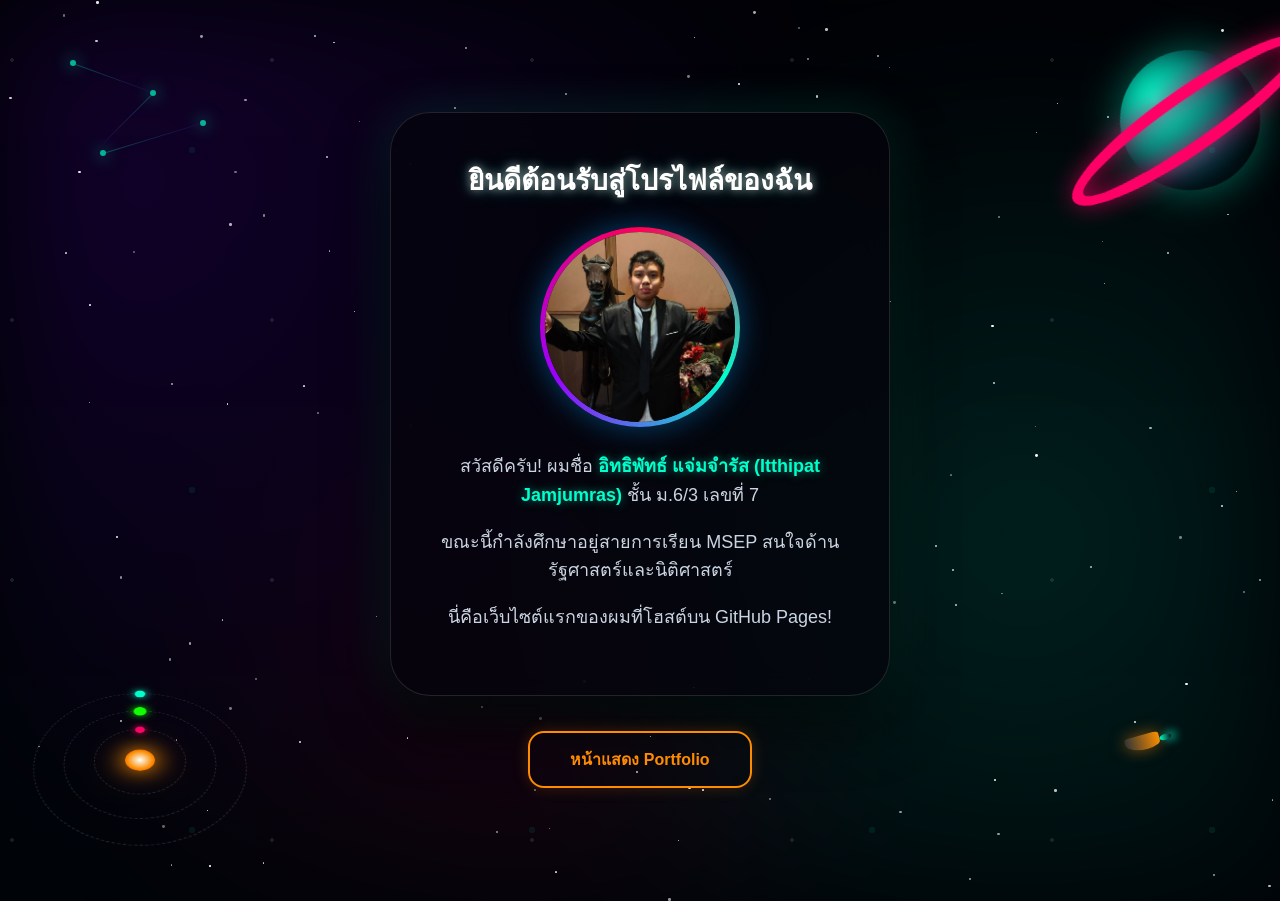
<file: index.html>
<!-- นี่คือโครงสร้างหน้าเว็บทังหมด -->
<!DOCTYPE html>
<html lang="th">
<head>
  <meta charset="UTF-8">
  <title>หน้าแนะนำตัวของฉัน</title>
  <style>
      body { 
          font-family: sans-serif; 
          margin: 0;
          padding: 60px 20px;
          text-align: center; 
          background-color: #010206; 
          position: relative;
          overflow-x: hidden;
          min-height: 100vh;
          box-sizing: border-box;
          display: flex;
          flex-direction: column;
          justify-content: center;
          align-items: center;
      }

      .space-aurora {
          position: fixed;
          inset: 0;
          z-index: -6;
          background: 
              radial-gradient(circle at 10% 20%, rgba(122, 0, 255, 0.15) 0%, transparent 50%),
              radial-gradient(circle at 80% 60%, rgba(0, 255, 204, 0.12) 0%, transparent 45%),
              radial-gradient(circle at 40% 80%, rgba(255, 0, 110, 0.08) 0%, transparent 40%);
          filter: blur(60px);
          animation: auroraShift 20s ease-in-out infinite alternate;
      }

      .giant-planet-container {
          position: fixed;
          top: -20px;
          right: -50px;
          width: 280px;
          height: 280px;
          z-index: -5;
          display: flex;
          justify-content: center;
          align-items: center;
          transform: rotate(-15deg);
          animation: planetFloat 8s ease-in-out infinite alternate;
          pointer-events: none;
      }

      .planet-body {
          position: absolute;
          width: 140px;
          height: 140px;
          border-radius: 50%;
          background: radial-gradient(circle at 30% 30%, #00ffcc 0%, #053a47 60%, #01040a 100%);
          box-shadow: 0 0 40px rgba(0, 255, 204, 0.4), inset -10px -10px 30px rgba(0,0,0,0.8);
          z-index: 2;
      }

      .planet-ring {
          position: absolute;
          width: 260px;
          height: 40px;
          border: 12px solid #ff0066;
          border-radius: 50%;
          transform: rotate(-20deg);
          box-shadow: 0 0 25px rgba(255, 0, 102, 0.6), inset 0 0 25px rgba(255, 0, 102, 0.6);
          z-index: 3;
      }

      .planet-ring-back-shadow {
          position: absolute;
          width: 260px;
          height: 40px;
          border: 12px solid #ff0066;
          border-radius: 50%;
          transform: rotate(-20deg);
          z-index: 1;
      }


      .planet-ring-back-shadow {
          position: absolute;
          width: 260px;
          height: 40px;
          border: 12px solid #ff0066;
          border-radius: 50%;
          transform: rotate(-20deg);
          z-index: 1; 
      }

      .solar-system-container {
          position: fixed;
          bottom: 20px;
          left: 20px;
          width: 240px;
          height: 240px;
          z-index: -5;
          display: flex;
          justify-content: center;
          align-items: center;
          pointer-events: none;
          transform: perspective(600px) rotateX(45deg);
      }

      .solar-system-container {
          position: fixed;
          bottom: 20px;
          left: 20px;
          width: 240px;
          height: 240px;
          z-index: -5;
          display: flex;
          justify-content: center;
          align-items: center;
          pointer-events: none;
          transform: perspective(600px) rotateX(45deg); 
      }

      .solar-sun {
          position: absolute;
          width: 30px;
          height: 30px;
          background: radial-gradient(circle, #fff 0%, #ff8c00 60%, #ff3300 100%);
          border-radius: 50%;
          box-shadow: 0 0 25px #ff8c00, 0 0 40px rgba(255, 140, 0, 0.6);
          z-index: 5;
      }

      .orbit-1 {
          position: absolute;
          width: 90px;
          height: 90px;
          border: 1px dashed rgba(255, 255, 255, 0.15);
          border-radius: 50%;
          animation: orbitRotate 5s linear infinite;
      }
      .planet-1 {
          position: absolute;
          top: -5px;
          left: calc(50% - 5px);
          width: 10px;
          height: 10px;
          background-color: #ff0066;
          border-radius: 50%;
          box-shadow: 0 0 10px #ff0066;
      }

      .orbit-2 {
          position: absolute;
          width: 150px;
          height: 150px;
          border: 1px dashed rgba(255, 255, 255, 0.15);
          border-radius: 50%;
          animation: orbitRotate 9s linear infinite;
      }
      .planet-2 {
          position: absolute;
          top: -7px;
          left: calc(50% - 7px);
          width: 14px;
          height: 14px;
          background-color: #11FF00;
          border-radius: 50%;
          box-shadow: 0 0 12px #11FF00;
      }

      .orbit-3 {
          position: absolute;
          width: 210px;
          height: 210px;
          border: 1px dashed rgba(255, 255, 255, 0.15);
          border-radius: 50%;
          animation: orbitRotate 14s linear infinite;
      }
      .planet-3 {
          position: absolute;
          top: -6px;
          left: calc(50% - 6px);
          width: 12px;
          height: 12px;
          background-color: #00ffcc;
          border-radius: 50%;
          box-shadow: 0 0 12px #00ffcc;
      }

      .constellation-box {
          position: fixed;
          top: 40px;
          left: 40px;
          width: 200px;
          height: 150px;
          z-index: -6;
          pointer-events: none;
          opacity: 0.7;
          animation: starTwinkle 4s ease-in-out infinite alternate;
      }
      .c-node {
          position: absolute;
          width: 6px;
          height: 6px;
          background-color: #00ffcc;
          border-radius: 50%;
          box-shadow: 0 0 15px #00ffcc, 0 0 25px #00ffcc;
      }
      .c-line {
          position: absolute;
          background: linear-gradient(90deg, rgba(0, 255, 204, 0.4), rgba(122, 0, 255, 0.2));
          height: 1px;
          transform-origin: left center;
      }

      .spaceship-container {
          position: fixed;
          bottom: 230px;
          left: 120px;
          z-index: -5;
          pointer-events: none;
          animation: shipPatrol 6s ease-in-out infinite alternate;
      }
      .spaceship {
          position: relative;
          width: 35px;
          height: 15px;
          background: linear-gradient(90deg, #ff8c00, #333);
          border-radius: 50% 80% 20% 20%;
          box-shadow: 0 0 15px rgba(255, 140, 0, 0.5);
          transform: rotate(-15deg);
      }
      .spaceship::after {
          content: "";
          position: absolute;
          left: -12px;
          top: 4px;
          width: 12px;
          height: 6px;
          background: linear-gradient(90deg, transparent, #00ffcc);
          border-radius: 50%;
          box-shadow: -5px 0 10px #00ffcc;
          animation: jetFlame 0.2s linear infinite alternate;
      }

      .star {
          position: absolute;
          background-color: #ffffff;
          border-radius: 50%;
          animation: twinkle var(--duration) ease-in-out infinite alternate;
          opacity: var(--base-opacity);
      }

      .space-dust {
          position: fixed;
          inset: -10%;
          z-index: -3;
          background-image: 
              radial-gradient(rgba(255, 255, 255, 0.1) 2px, transparent 2px),
              radial-gradient(rgba(0, 255, 204, 0.08) 3px, transparent 3px);
          background-size: 260px 260px, 340px 340px;
          background-position: 10px 20px, 150px 70px;
          animation: dustFloat 25s linear infinite;
      }

      .shooting-star-container {
          position: fixed;
          inset: 0;
          z-index: -2;
          pointer-events: none;
      }
      .shooting-star {
          position: absolute;
          top: var(--top);
          left: var(--left);
          width: 80px;
          height: 2px;
          background: linear-gradient(90deg, #ffffff, transparent);
          transform: rotate(-45deg);
          animation: shoot var(--speed) linear infinite;
          animation-delay: var(--delay);
          opacity: 0;
      }

      .cosmic-scan {
          position: fixed;
          inset: 0;
          z-index: -1;
          background: linear-gradient(to bottom, transparent, rgba(0, 255, 204, 0.02) 50%, transparent);
          background-size: 100% 300%;
          animation: scanMovement 10s linear infinite;
      }

      @keyframes planetFloat {
          0% { transform: translateY(0px) rotate(-15deg); }
          100% { transform: translateY(15px) rotate(-12deg); }
      }
      @keyframes auroraShift {
          0% { transform: scale(1) translate(0px, 0px); }
          100% { transform: scale(1.2) translate(30px, -20px); }
      }
      @keyframes twinkle {
          0% { opacity: 0.2; transform: scale(0.8); }
          100% { opacity: 1; transform: scale(1.2); }
      }
      @keyframes dustFloat {
          0% { background-position: 0 0, 150px 70px; }
          100% { background-position: 260px -520px, -340px 680px; }
      }
      @keyframes shoot {
          0% { transform: translate(0, 0) rotate(-45deg); opacity: 0; width: 0; }
          10% { opacity: 1; width: 80px; }
          20% { transform: translate(-200px, 200px) rotate(-45deg); opacity: 0; width: 0; }
          100% { transform: translate(-200px, 200px) rotate(-45deg); opacity: 0; }
      }
      @keyframes scanMovement {
          0% { background-position: 0% 0%; }
          100% { background-position: 0% 300%; }
      }

          @keyframes orbitRotate {
          0% { transform: rotate(0deg); }
          100% { transform: rotate(360deg); }
      }

      .card { 
          background: rgba(4, 5, 12, 0.75); 
          backdrop-filter: blur(15px); 
          -webkit-backdrop-filter: blur(15px);
          border-radius: 40px; 
          box-shadow: 0 25px 60px rgba(0, 0, 0, 0.8), 0 0 50px rgba(0, 255, 204, 0.15); 
          max-width: 500px; 
          width: 100%;
          padding: 45px 35px; 
          border: 1px solid rgba(255, 255, 255, 0.12);
          position: relative;
          z-index: 10;
          box-sizing: border-box;
      }

      h1 { 
          color: #fff; 
          margin-top: 0;
          margin-bottom: 25px; 
          font-size: 28px;
          text-shadow: 0 0 10px rgba(255, 255, 255, 0.6), 0 0 20px rgba(0, 255, 204, 0.3);
      } 
      p { font-size: 18px; line-height: 1.6; color: #cbd5e1; }
      strong { color: #00ffcc; text-shadow: 0 0 10px rgba(0, 255, 204, 0.5); }

      .btn { 
          display: inline-block; 
          background: transparent;
          color: #ff8c00; 
          padding: 14px 40px; 
          text-decoration: none; 
          border-radius: 16px; 
          margin-top: 35px; 
          font-weight: bold; 
          font-size: 16px;
          border: 2px solid #ff8c00;
          box-shadow: 0 0 15px rgba(255, 140, 0, 0.2);
          transition: all 0.3s ease;
          z-index: 10;
          position: relative;
      }
      .btn:hover { 
          background: #ff8c00; 
          color: #010206;
          transform: translateY(-4px);
          box-shadow: 0 0 35px rgba(255, 140, 0, 0.7);
      } 
      .btn:visited { color: #ff8c00; }
      .btn:hover:visited { color: #010206; }

      .neon-box {
          position: relative;
          width: 200px;
          height: 200px;
          margin: 25px auto;
          border-radius: 50% !important;
          overflow: hidden; 
          display: flex;
          justify-content: center;
          align-items: center;
          box-shadow: 0 0 30px rgba(0, 162, 255, 0.4);
      }

      .neon-box::before {
          content: '';
          position: absolute;
          width: 150%;
          height: 150%;
          background: conic-gradient(#ff0055, #00ffcc, #9900ff, #ff0055);
          animation: rotateRGB 3s linear infinite; 
      }

      .neon-box::after {
          content: '';
          position: absolute;
          inset: 5px; 
          background: #05050f;
          border-radius: 50% !important;
          z-index: 1;
      }

      .profile-effect {
          width: calc(100% - 10px);
          height: calc(100% - 10px);
          border-radius: 50% !important;
          object-fit: cover;
          z-index: 2; 
          transition: transform 0.3s ease;
      }

      .neon-box:hover .profile-effect {
          transform: scale(1.08) rotate(5deg); 
      }

      @keyframes rotateRGB {
          0% { transform: rotate(0deg); }
          100% { transform: rotate(360deg); }
      }
  </style>
</head>
<body>

  <div class="space-aurora"></div>
  <div id="star-container"></div>
  <div class="space-dust"></div>
  <div class="cosmic-scan"></div>

  <div class="shooting-star-container">
      <div class="shooting-star" style="--top: 10%; --left: 80%; --speed: 5s; --delay: 0s;"></div>
      <div class="shooting-star" style="--top: 30%; --left: 90%; --speed: 7s; --delay: 2s;"></div>
      <div class="shooting-star" style="--top: 5%; --left: 40%; --speed: 6s; --delay: 4s;"></div>
      <div class="shooting-star" style="--top: 50%; --left: 95%; --speed: 8s; --delay: 1s;"></div>
  </div>

  <div class="giant-planet-container">
      <div class="planet-ring-back-shadow"></div> 
      <div class="planet-body"></div>             
      <div class="planet-ring"></div>             
  </div>

  <div class="constellation-box">
      <div class="c-node" style="top: 20px; left: 30px;"></div>
      <div class="c-node" style="top: 50px; left: 110px;"></div>
      <div class="c-node" style="top: 110px; left: 60px;"></div>
      <div class="c-node" style="top: 80px; left: 160px;"></div>
      <div class="c-line" style="top: 23px; left: 33px; width: 83px; transform: rotate(20deg);"></div>
      <div class="c-line" style="top: 53px; left: 113px; width: 70px; transform: rotate(135deg);"></div>
      <div class="c-line" style="top: 113px; left: 63px; width: 103px; transform: rotate(-17deg);"></div>
  </div>

   <div class="solar-system-container">
      <div class="solar-sun"></div>
      <div class="orbit-1"><div class="planet-1"></div></div>
      <div class="orbit-2"><div class="planet-2"></div></div>
      <div class="orbit-3"><div class="planet-3"></div></div>
  </div>

    <div class="spaceship-container" style="position: fixed; bottom: 150px; right: 120px; left: auto;">
      <div class="spaceship" style="transform: rotate(165deg);"></div>
  </div>

  <div class="card">
      <h1>ยินดีต้อนรับสู่โปรไฟล์ของฉัน </h1>

      <div class="neon-box">
        <img src="113596.jpg" class="profile-effect" alt="Profile">
      </div>

      <p>สวัสดีครับ! ผมชื่อ <strong>อิทธิพัทธ์ แจ่มจำรัส (Itthipat Jamjumras)</strong> ชั้น ม.6/3 เลขที่ 7</p>
      <p>ขณะนี้กำลังศึกษาอยู่สายการเรียน MSEP สนใจด้านรัฐศาสตร์และนิติศาสตร์</p>
      <p>นี่คือเว็บไซต์แรกของผมที่โฮสต์บน GitHub Pages!</p>
  </div>

   <div class=".btn">
        <a href="portfolio.html" class="btn"> หน้าแสดง Portfolio</a>
   </div>

  <script>
      function createRandomStars() {
          const container = document.getElementById('star-container');
          const starCount = 150;

          for (let i = 0; i < starCount; i++) {
              const star = document.createElement('div');
              star.classList.add('star');

              const size = Math.random() * 2 + 1;

              const posX = Math.random() * 100;
              const posY = Math.random() * 100;

              const duration = Math.random() * 3 + 2;
              const baseOpacity = Math.random() * 0.6 + 0.4;

              star.style.width = `${size}px`;
              star.style.height = `${size}px`;
              star.style.left = `${posX}%`;
              star.style.top = `${posY}%`;
              star.style.setProperty('--duration', `${duration}s`);
              star.style.setProperty('--base-opacity', baseOpacity);

              container.appendChild(star);
          }
      }

      document.addEventListener("DOMContentLoaded", createRandomStars);
  </script>

</body>
</html>
</file>
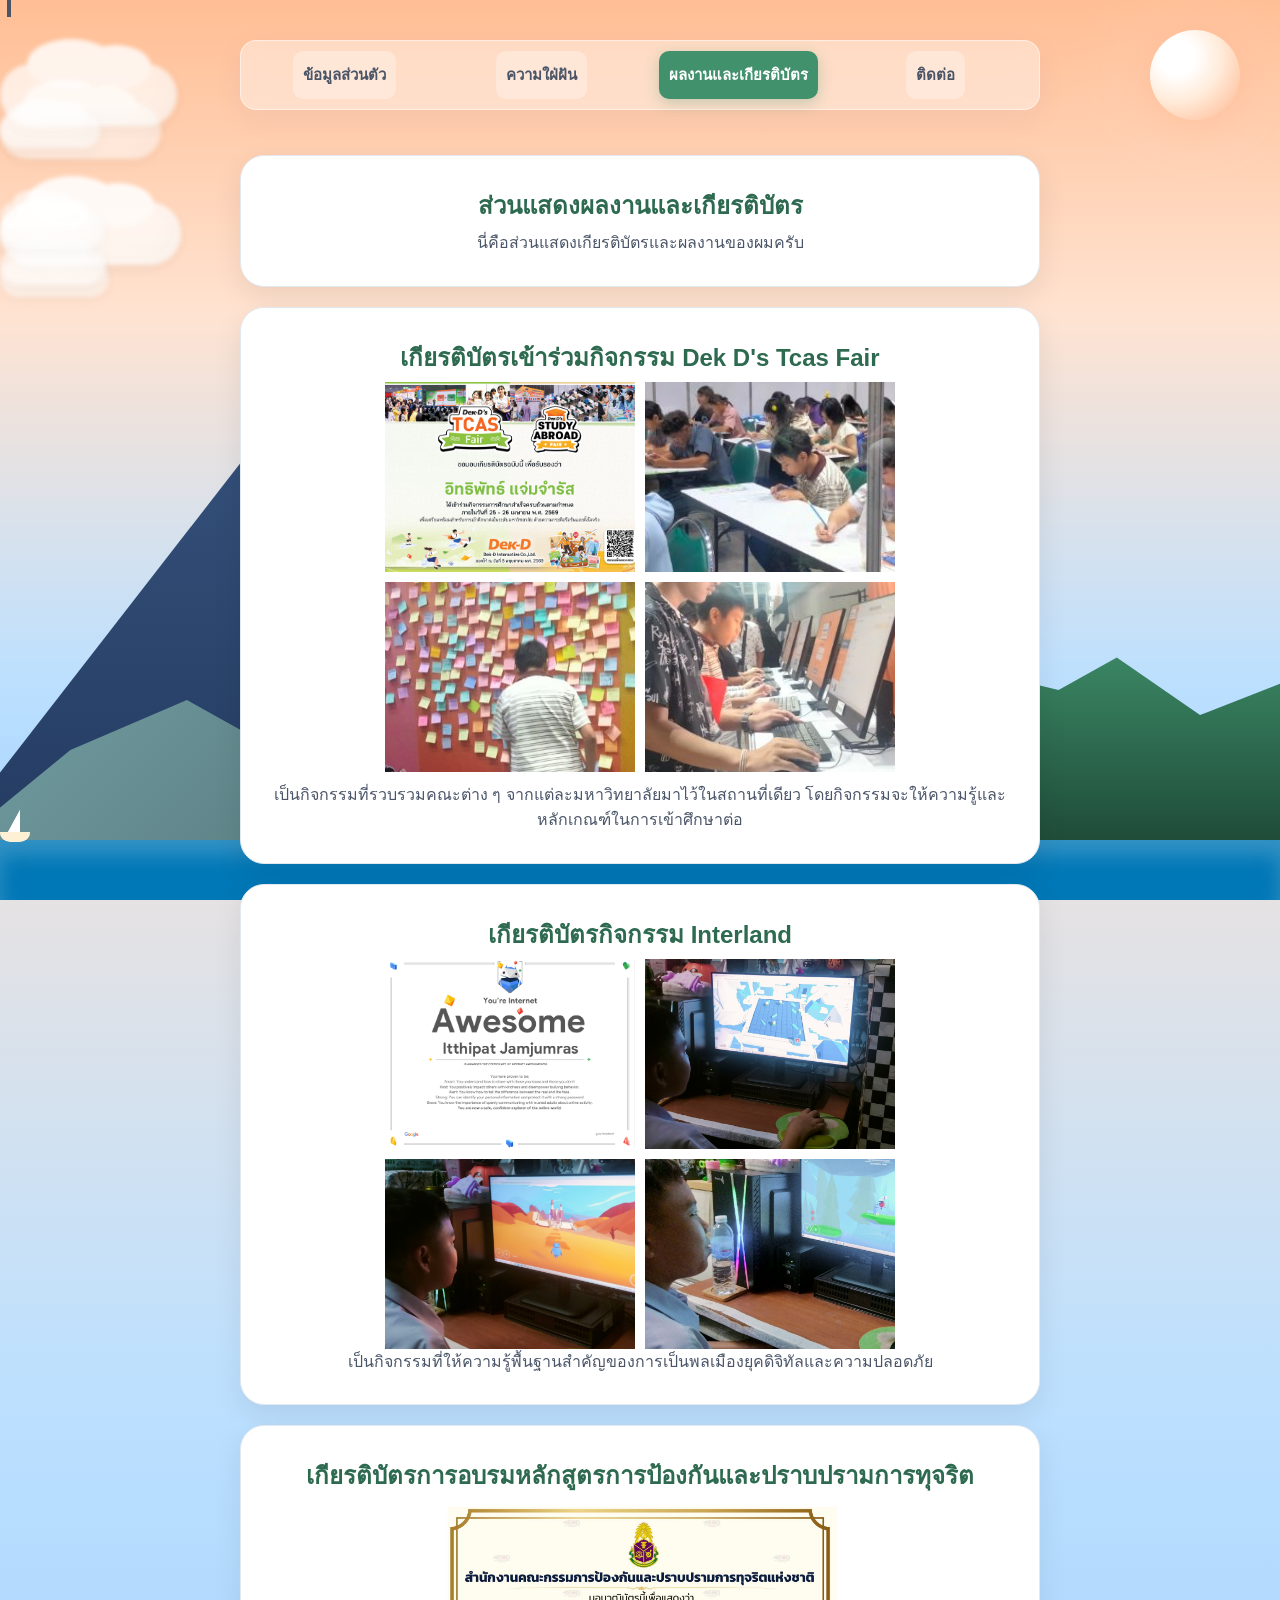
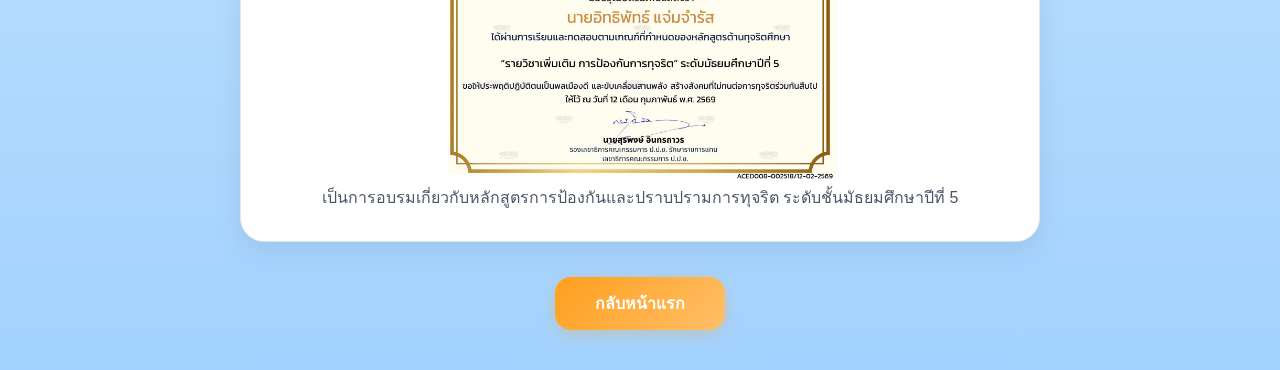
<file: certificate.html>
<!DOCTYPE html>
<html lang="th">
<head>
    <meta charset="UTF-8">
    <meta name="viewport" content="width=device-width, initial-scale=1.0">
    <title>แฟ้มสะสมงานของฉัน</title>
    <style>
      body { 
          font-family: sans-serif; 
          margin: 0;
          padding: 40px 20px;
          text-align: center; 
          background: linear-gradient(to bottom, #ffbe94 0%, #ffe3d1 30%, #bde0fe 70%, #a2d2ff 100%);
          position: relative;
          overflow-x: hidden;
          min-height: 100vh;
          box-sizing: border-box;
          display: flex;
          flex-direction: column;
          align-items: center;
      }

      body::before {
          content: "";
          position: fixed;
          inset: 0;
          z-index: -10;
          background: linear-gradient(to bottom, #ffbe94 0%, #ffe3d1 35%, #bde0fe 75%, #a2d2ff 100%);
          pointer-events: none;
      }

      .anime-sun {
          position: fixed;
          top: 30px;
          right: 40px;
          width: 90px;
          height: 90px;
          background: radial-gradient(circle at 30% 30%, #fff 20%, #ffebd9 50%, #ffb38a 100%);
          border-radius: 50%;
          box-shadow: 0 0 50px rgba(255, 179, 138, 0.8), 0 0 100px rgba(255, 255, 255, 0.4);
          z-index: -4;
          animation: sunPulse 6s ease-in-out infinite alternate;
          pointer-events: none;
      }

      .scenery-layer {
          position: fixed;
          bottom: 0;
          left: 0;
          width: 100%;
          height: 480px; 
          z-index: -3; 
          pointer-events: none;
      }

      .mount-fuji {
          position: absolute;
          bottom: 45px;      
          left: -5%;         
          width: 900px;      
          height: 600px;     
          clip-path: polygon(0% 100%, 44% 15%, 56% 15%, 100% 100%);
          background: linear-gradient(to bottom, #3b5984 0%, #243b61 100%);

          z-index: 1 !important; 
      }
      .mount-fuji::before {
          content: "";
          position: absolute;
          top: 0;
          left: 0;
          width: 100%;
          height: 100%;
          clip-path: polygon(44% 15%, 56% 15%, 61% 32%, 55% 28%, 51% 38%, 48% 30%, 45% 39%, 39% 32%);
          background: #ffffff;
      }

      .mountain-back {
          position: absolute;
          bottom: 40px;
          left: -5%;
          width: 70%;
          height: 200px;
          clip-path: polygon(0% 100%, 15% 45%, 28% 20%, 42% 55%, 55% 30%, 68% 65%, 82% 15%, 92% 45%, 100% 100%);

          background: linear-gradient(135deg, #74a0a5 0%, #466367 100%);

          box-shadow: 0 10px 20px rgba(0, 0, 0, 0.2); 

          z-index: 2 !important; 
      }

      .mountain-front {
          position: absolute;
          bottom: 30px;
          right: -10%;
          width: 65%;
          height: 250px;
          clip-path: polygon(0% 100%, 10% 70%, 18% 50%, 25% 55%, 32% 35%, 40% 42%, 48% 20%, 58% 28%, 65% 15%, 75% 38%, 85% 25%, 95% 60%, 100% 100%);
          background: linear-gradient(to top, #1b4332 0%, #2d6a4f 50%, #40916c 100%);
          box-shadow: inset 0 20px 30px rgba(255,255,255,0.08);

          z-index: 3 !important; 
      }

      .ocean-container {
          position: fixed;
          bottom: 0;
          left: 0;
          width: 100%;
          height: 60px;
          z-index: -2;
          pointer-events: none;
          background: #0077b6;
          box-shadow: inset 0 15px 20px rgba(255,255,255,0.2);
      }
      .ocean-container::before {
          content: "";
          position: absolute;
          top: -15px;
          left: 0;
          width: 200%;
          height: 20px;
          background: repeat-x;
          background-image: url("data:image/svg+xml,%3Csvg xmlns='http://w3.org' viewBox='0 0 1200 120' preserveAspectRatio='none'%3E%3Cpath d='M0,0 C150,90 350,30 500,60 C650,90 850,30 1000,60 C1150,90 1300,30 1450,60 L1450,120 L0,120 Z' fill='%230077b6'/%3E%3C/svg%3E");
          background-size: 1200px 20px;
          animation: waveHorizontal 10s linear infinite;
      }

      .sea-objects-container {
          position: fixed;
          bottom: 28px;
          left: 0;
          width: 40px;
          height: 40px;
          z-index: -2;
          pointer-events: none;
          animation: boatSway 4s ease-in-out infinite alternate, boatSail var(--speed, 45s) linear infinite;
          animation-delay: var(--delay, 0s);
      }
      .boat {
          position: relative;
          width: 30px;
          height: 10px;
          background: #fdf0d5;
          border-radius: 0 0 10px 10px;
      }
      .boat::before {
          content: "";
          position: absolute;
          bottom: 10px;
          left: 8px;
          width: 0;
          height: 0;
          border-left: 12px solid transparent;
          border-bottom: 22px solid #ffffff;
      }

      #fish-container {
          position: fixed;
          bottom: 30px;
          inset-x: 0;
          height: 100px;
          z-index: -2;
          pointer-events: none;
      }
      .dolphin {
          position: absolute;
          width: 24px;
          height: 12px;
          background-color: #4ea8de;
          border-radius: 50% 50% 0 0;
          animation: dolphinJump var(--speed) ease-in-out infinite;
          animation-delay: var(--delay);
          opacity: 0;
      }
      .dolphin::before {
          content: "";
          position: absolute;
          right: -4px; top: 4px;
          width: 6px; height: 6px;
          background-color: #4ea8de;
          clip-path: polygon(0 0, 100% 50%, 0 100%);
      }

      #cloud-container, #bird-container {
          position: fixed;
          inset: 0;
          pointer-events: none;
      }
      .cloud {
          position: absolute;
          background: rgba(255, 255, 255, 0.85);
          border-radius: 100px;
          filter: blur(2px);
          animation: cloudDrift var(--speed) linear infinite;
          box-shadow: inset -10px -10px 20px rgba(0,0,0,0.02), 0 5px 15px rgba(0,0,0,0.05);

          z-index: -5 !important;
      }
      .cloud::before, .cloud::after {
          content: '';
          position: absolute;
          background: rgba(255, 255, 255, 1);
          border-radius: 50%;
      }
      .cloud::before { width: 50%; height: 80%; top: -40%; left: 15%; }
      .cloud::after { width: 40%; height: 70%; top: -30%; right: 15%; }

      .bird {
          position: absolute;
          width: 18px;
          height: 12px;
          opacity: 0.65;
          animation: birdFly var(--speed) linear infinite;
      }
      .bird-wings {
          width: 100%;
          height: 100%;
          background-image: url('data:image/svg+xml;utf8,<svg xmlns="http://w3.org" viewBox="0 0 24 16"><path d="M0,8 Q6,0 12,8 Q18,0 24,8 Q18,4 12,8 Q6,4 0,8 Z" fill="%234a5568"/></svg>');
          background-size: contain;
          background-repeat: no-repeat;
          animation: birdFlap 0.4s ease-in-out infinite alternate;
      }
      .bird-wings::before, .bird-wings::after {
          content: "";
          width: 15px;
          height: 10px;
          border: 2px solid #4a5568;
          border-bottom: none;
          border-left: none;
          border-radius: 10px 10px 0 0;
          transform-origin: left bottom;
          animation: wingFlap 0.3s ease-in-out infinite alternate;
      }
      .bird-wings::before {
          border-left: 2px solid #4a5568;
          border-right: none;
          transform-origin: right bottom;
      }

      @keyframes sunPulse { 0% { transform: scale(1); opacity: 0.9; } 100% { transform: scale(1.05); opacity: 1; } }
      
      @keyframes waveHorizontal {
          0% { background-position-x: 0px; }
          100% { background-position-x: -1200px; }
      }
      @keyframes cloudDrift {
          0% { transform: translateX(105vw); }
          100% { transform: translateX(-30vw); }
      }
      @keyframes wingFlap {
          0% { transform: rotate(-30deg); }
          100% { transform: rotate(30deg); }
      }
      @keyframes birdFly {
          0% { transform: translate(var(--startX), var(--startY)) var(--flip); }
          100% { transform: translate(var(--endX), var(--endY)) var(--flip); }
      }
      @keyframes boatSway {
          0% { transform: translateY(0) rotate(-3deg); }
          100% { transform: translateY(3px) rotate(3deg); }
      }
      @keyframes dolphinJump {
          0% { transform: translate(var(--startX), 60px) rotate(-45deg); opacity: 0; }
          15% { opacity: 1; }
          45% { transform: translate(var(--midX), var(--jumpHeight)) rotate(0deg); }
          75% { opacity: 1; }
          90%, 100% { transform: translate(var(--endX), 60px) rotate(45deg); opacity: 0; }
      }

      @keyframes sunPulse { 0% { transform: scale(1); opacity: 0.9; } 100% { transform: scale(1.05); opacity: 1; } }
      @keyframes waveMove { 0% { transform: translateX(0) scaleY(0.95); } 100% { transform: translateX(-300px) scaleY(1.05); } }
      @keyframes cloudDrift { 0% { transform: translateX(105vw); } 100% { transform: translateX(-30vw); } }
      @keyframes birdFlap { 0% { transform: scaleY(0.3); } 100% { transform: scaleY(1); } }
      @keyframes birdFly {
          0% { transform: translate(var(--startX), var(--startY)) var(--flip); }
          100% { transform: translate(var(--endX), var(--endY)) var(--flip); }
      }
      @keyframes auroraShift { 0% { transform: scale(1); } 100% { transform: scale(1.1) translate(10px, -10px); } }

      .tab-menu {
          display: flex;
          gap: 10px;
          background-color: rgba(255, 255, 255, 0.4);
          backdrop-filter: blur(12px);
          -webkit-backdrop-filter: blur(12px);
          padding: 10px;
          border-radius: 16px;
          max-width: 800px;
          width: 100%;
          margin: 0 auto 25px auto;
          box-sizing: border-box;
          border: 1px solid rgba(255, 255, 255, 0.5);
          z-index: 20;
          position: relative;
          box-shadow: 0 8px 32px rgba(31, 38, 135, 0.05);

          position: relative;
          z-index: 50 !important; 
      }
      .tab-btn {
          flex: 1;
          padding: 12px 10px;
          background-color: rgba(255, 255, 255, 0.3);
          color: #4a5568;
          border: none;
          border-radius: 10px;
          cursor: pointer;
          font-size: 15px;
          font-weight: bold;
          transition: 0.3s;
      }
      .tab-btn:hover {
          background-color: rgba(255, 255, 255, 0.6);
          color: #1a202c;
      }
      .tab-btn.active {
          background-color: #40916c;
          color: #ffffff;
          box-shadow: 0 4px 15px rgba(64, 145, 108, 0.3);
      }

      .container { 
          max-width: 800px; 
          width: 100%;
          margin: 0 auto; 
          box-sizing: border-box;
      }
      .project-card { 
          background: #ffffff;
          padding: 30px; 
          margin: 20px 0; 
          border-radius: 24px; 
          box-shadow: 0 10px 30px rgba(0, 0, 0, 0.08), 0 1px 3px rgba(0, 0, 0, 0.02); 
          text-align: left; 
          border: 1px solid #e2e8f0;

          position: relative;
          z-index: 10 !important; 
      }
      
      h1, h2, h3 { color: #2d6a4f; }
      h1 { font-size: 32px; margin-bottom: 10px; text-shadow: 1px 1px 2px rgba(255,255,255,0.8); }
      p { font-size: 18px; color: #4a5568; line-height: 1.6; }
      ul { color: #4a5568; line-height: 1.8; font-size: 16px; }
      li { margin-bottom: 8px; }
      strong { color: #1b4332; }

      .btn { 
          display: inline-block; 
          background: linear-gradient(135deg, #ff9f1c, #ffbf69);
          color: #fff; 
          padding: 14px 40px; 
          text-decoration: none; 
          border-radius: 16px; 
          margin-top: 25px; 
          font-weight: bold; 
          font-size: 16px;
          box-shadow: 0 4px 15px rgba(255, 159, 28, 0.3);
          transition: all 0.3s ease;
          z-index: 10;
          position: relative;
          border: none;
      }
      .btn:hover { 
          transform: translateY(-4px) scale(1.02);
          box-shadow: 0 6px 20px rgba(255, 159, 28, 0.5);
      } 
      .btn:visited { color: #fff; }

      .tab-page {
          display: block;
      }
     </style>
</head>
<body>

  <div class="anime-sun"></div>
  <div id="cloud-container"></div>
  <div id="bird-container"></div>
  <div id="fish-container"></div>
  
  <div class="scenery-layer">
      <div class="mount-fuji"></div>
      <div class="mountain-back"></div>
      <div class="mountain-front"></div>
  </div>

  <div class="sea-objects-container">
      <div class="boat"></div>
  </div>

  <div class="ocean-container">
      <div class="sea-objects-container">
          <div class="boat"></div>
      </div>
      <div id="fish-container"></div> 
  </div>

     <!-- 1. แถบปุ่มกดเลือกหน้าด้านบน -->
     <div class="tab-menu">
        <a href="portfolio.html" style="flex: 1; text-decoration: none;"><button class="tab-btn">ข้อมูลส่วนตัว</button></a>
        <a href="dream.html" style="flex: 1; text-decoration: none;"><button class="tab-btn">ความใฝ่ฝัน</button></a>
        <a href="certificate.html" style="flex: 1; text-decoration: none;"><button class="tab-btn active">ผลงานและเกียรติบัตร</button></a>
        <a href="contact.html" style="flex: 1; text-decoration: none;"><button class="tab-btn">ติดต่อ</button></a>
     </div>

     <!-- หน้าที่ 3 -->
     <div id="page3" class="container tab-page">


        <div class="project-card" style="margin-bottom: 10px; text-align: center;">
          <h2 style="margin: 0 0 5px 0;">ส่วนแสดงผลงานและเกียรติบัตร</h2>
          <p style="margin: 0; font-size: 16px;">นี่คือส่วนแสดงเกียรติบัตรและผลงานของผมครับ</p>
        </div>

        <!-- กล่องเกียรติบัตร 1 -->
        <div class="project-card" style="margin-bottom: 10px; text-align: center;">
          <h2 style="margin: 0 0 5px 0;">เกียรติบัตรเข้าร่วมกิจกรรม Dek D's Tcas Fair</h2>
          
          <div style="display: flex; justify-content: center; gap: 10px; margin-bottom: 10px;">
           <img src="Screenshot 2026-06-03 222203.png"
              style="width: 250px; height: 190px; object-fit: cover;">

           <img src="Screenshot 2026-09-09 172811.png"
              style="width: 250px; height: 190px; object-fit: cover;">
          </div>

          <div style="display: flex; justify-content: center; gap: 10px;">
           <img src="Screenshot 2026-09-09 172858.png"
              style="width: 250px; height: 190px; object-fit: cover;">

           <img src="Screenshot 2026-09-09 172609.png"
              style="width: 250px; height: 190px; object-fit: cover;">
          </div>
          
          <p style="margin: 10px 0 0 0; font-size: 16px;">เป็นกิจกรรมที่รวบรวมคณะต่าง ๆ จากแต่ละมหาวิทยาลัยมาไว้ในสถานที่เดียว โดยกิจกรรมจะให้ความรู้และหลักเกณฑ์ในการเข้าศึกษาต่อ</p>
        </div>

        <!-- กล่องเกียรติบัตร 2 -->
        <div class="project-card" style="margin-bottom: 10px; text-align: center;">
          <h2 style="margin: 0 0 5px 0;">เกียรติบัตรกิจกรรม Interland</h2>

          <div style="display: flex; justify-content: center; gap: 10px; margin-bottom: 10px;">
           <img src="Screenshot 2026-06-03 221729.png"
              style="width: 250px; height: 190px; object-fit: cover;">

           <img src="132839.jpg"
              style="width: 250px; height: 190px; object-fit: cover;">
          </div>

          <div style="display: flex; justify-content: center; gap: 10px;">
           <img src="132840.jpg"
              style="width: 250px; height: 190px; object-fit: cover;">

           <img src="132838.jpg"
              style="width: 250px; height: 190px; object-fit: cover;">
          </div>
          
          <p style="margin: 0; font-size: 16px;">เป็นกิจกรรมที่ให้ความรู้พื้นฐานสำคัญของการเป็นพลเมืองยุคดิจิทัลและความปลอดภัย</p>
        </div>

        <!-- กล่องเกียรติบัตร 3 -->
        <div class="project-card" style="margin-bottom: 10px; text-align: center;">
          <h2 style="margin: 0 0 5px 0;">เกียรติบัตรการอบรมหลักสูตรการป้องกันและปราบปรามการทุจริต</h2>
          <img src="113593.jpg" width="400">
          <p style="margin: 0; font-size: 16px;">เป็นการอบรมเกี่ยวกับหลักสูตรการป้องกันและปราบปรามการทุจริต ระดับชั้นมัธยมศึกษาปีที่ 5</p>
        </div>
     </div> <!-- ปิดหน้า 3 -->

     <div class="container">
        <a href="index.html" class="btn">กลับหน้าแรก</a>
     </div>

  <script>
      function setupAnimeNature() {
          const cloudContainer = document.getElementById('cloud-container');
          if (cloudContainer) {
              const cloudCount = 8;
              for (let i = 0; i < cloudCount; i++) {
                  const cloud = document.createElement('div');
                  cloud.classList.add('cloud');
                  const width = Math.random() * 120 + 80; 
                  const height = width * 0.35;
                  const topPos = Math.random() * 35; 
                  const speed = Math.random() * 25 + 35; 
                  const delay = Math.random() * -60; 
                  cloud.style.width = width + "px";
                  cloud.style.height = height + "px";
                  cloud.style.top = topPos + "%";
                  cloud.style.opacity = Math.random() * 0.3 + 0.6;
                  cloud.style.setProperty('--speed', speed + "s");
                  cloud.style.animationDelay = delay + "s";
                  cloudContainer.appendChild(cloud);
              }
          }

          const birdContainer = document.getElementById('bird-container');
          if (birdContainer) {
              const birdCount = 10;
              for (let i = 0; i < birdCount; i++) {
                  const bird = document.createElement('div');
                  bird.classList.add('bird');
                  const wings = document.createElement('div');
                  wings.classList.add('bird-wings');
                  bird.appendChild(wings);
                  const direction = Math.floor(Math.random() * 2);
                  let startX, endX, flip;
                  if (direction === 0) { startX = "105vw"; endX = "-10vw"; flip = "scaleX(1)"; } 
                  else { startX = "-10vw"; endX = "105vw"; flip = "scaleX(-1)"; }
                  const startY = Math.random() * 40 + 5 + "%"; 
                  const endY = (parseFloat(startY) + (Math.random() * 20 - 10)) + "%"; 
                  const speed = Math.random() * 8 + 12; 
                  const delay = Math.random() * -25; 
                  bird.style.setProperty('--startX', startX);
                  bird.style.setProperty('--endX', endX);
                  bird.style.setProperty('--startY', startY);
                  bird.style.setProperty('--endY', endY);
                  bird.style.setProperty('--flip', flip);
                  bird.style.setProperty('--speed', speed + "s");
                  bird.style.animationDelay = delay + "s";
                  birdContainer.appendChild(bird);
              }
          }

          const fishContainer = document.getElementById('fish-container');
          if (fishContainer) {
              const dolphinCount = 6; 
              for (let i = 0; i < dolphinCount; i++) {
                  const dolphin = document.createElement('div');
                  dolphin.classList.add('dolphin');
                  const startX = Math.random() * 80 + 5; 
                  const jumpDistance = Math.random() * 8 + 6; 
                  const endX = startX + jumpDistance;
                  const midX = startX + (jumpDistance / 2); 
                  const jumpHeight = (Math.random() * -25 - 35) + "px"; 
                  const speed = Math.random() * 2 + 2.5; 
                  const delay = Math.random() * 12; 
                  dolphin.style.setProperty('--startX', startX + "vw");
                  dolphin.style.setProperty('--midX', midX + "vw");
                  dolphin.style.setProperty('--endX', endX + "vw");
                  dolphin.style.setProperty('--jumpHeight', jumpHeight);
                  dolphin.style.setProperty('--speed', speed + "s");
                  dolphin.style.setProperty('--delay', delay + "s");
                  fishContainer.appendChild(dolphin);
              }
          }
      }

      if (document.readyState === "loading") {
          document.addEventListener("DOMContentLoaded", setupAnimeNature);
      } else {
          setupAnimeNature();
      }
  </script>

</body>
</html>
</file>
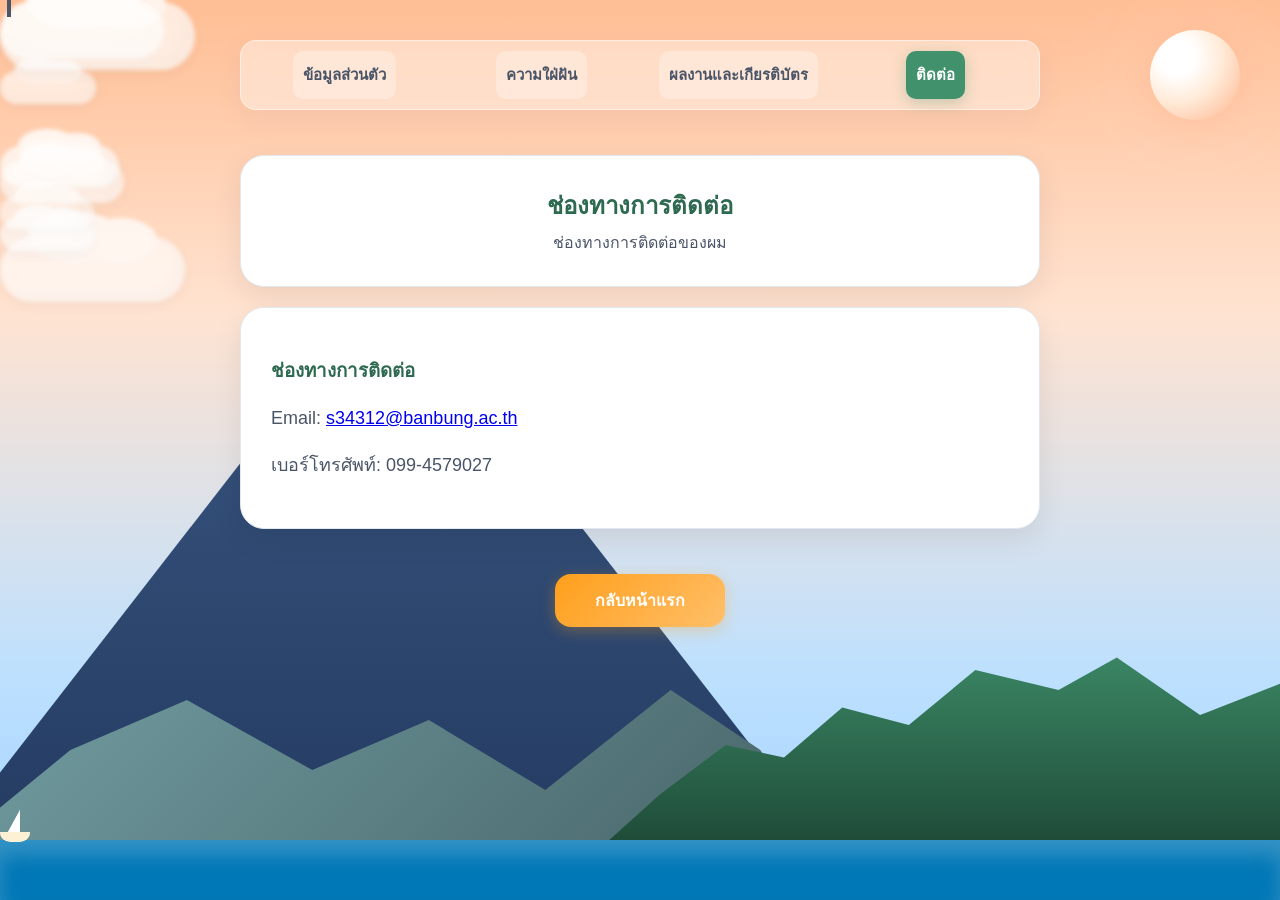
<file: contact.html>
<!DOCTYPE html>
<html lang="th">
<head>
    <meta charset="UTF-8">
    <meta name="viewport" content="width=device-width, initial-scale=1.0">
    <title>แฟ้มสะสมงานของฉัน</title>
    <style>
      body { 
          font-family: sans-serif; 
          margin: 0;
          padding: 40px 20px;
          text-align: center; 
          background: linear-gradient(to bottom, #ffbe94 0%, #ffe3d1 30%, #bde0fe 70%, #a2d2ff 100%);
          position: relative;
          overflow-x: hidden;
          min-height: 100vh;
          box-sizing: border-box;
          display: flex;
          flex-direction: column;
          align-items: center;
      }

      body::before {
          content: "";
          position: fixed;
          inset: 0;
          z-index: -10;
          background: linear-gradient(to bottom, #ffbe94 0%, #ffe3d1 35%, #bde0fe 75%, #a2d2ff 100%);
          pointer-events: none;
      }

      .anime-sun {
          position: fixed;
          top: 30px;
          right: 40px;
          width: 90px;
          height: 90px;
          background: radial-gradient(circle at 30% 30%, #fff 20%, #ffebd9 50%, #ffb38a 100%);
          border-radius: 50%;
          box-shadow: 0 0 50px rgba(255, 179, 138, 0.8), 0 0 100px rgba(255, 255, 255, 0.4);
          z-index: -4;
          animation: sunPulse 6s ease-in-out infinite alternate;
          pointer-events: none;
      }

      .scenery-layer {
          position: fixed;
          bottom: 0;
          left: 0;
          width: 100%;
          height: 480px; 
          z-index: -3; 
          pointer-events: none;
      }

      .mount-fuji {
          position: absolute;
          bottom: 45px;      
          left: -5%;         
          width: 900px;      
          height: 600px;     
          clip-path: polygon(0% 100%, 44% 15%, 56% 15%, 100% 100%);
          background: linear-gradient(to bottom, #3b5984 0%, #243b61 100%);

          z-index: 1 !important; 
      }
      .mount-fuji::before {
          content: "";
          position: absolute;
          top: 0;
          left: 0;
          width: 100%;
          height: 100%;
          clip-path: polygon(44% 15%, 56% 15%, 61% 32%, 55% 28%, 51% 38%, 48% 30%, 45% 39%, 39% 32%);
          background: #ffffff;
      }

      .mountain-back {
          position: absolute;
          bottom: 40px;
          left: -5%;
          width: 70%;
          height: 200px;
          clip-path: polygon(0% 100%, 15% 45%, 28% 20%, 42% 55%, 55% 30%, 68% 65%, 82% 15%, 92% 45%, 100% 100%);

          background: linear-gradient(135deg, #74a0a5 0%, #466367 100%);

          box-shadow: 0 10px 20px rgba(0, 0, 0, 0.2); 

          z-index: 2 !important; 
      }

      .mountain-front {
          position: absolute;
          bottom: 30px;
          right: -10%;
          width: 65%;
          height: 250px;
          clip-path: polygon(0% 100%, 10% 70%, 18% 50%, 25% 55%, 32% 35%, 40% 42%, 48% 20%, 58% 28%, 65% 15%, 75% 38%, 85% 25%, 95% 60%, 100% 100%);
          background: linear-gradient(to top, #1b4332 0%, #2d6a4f 50%, #40916c 100%);
          box-shadow: inset 0 20px 30px rgba(255,255,255,0.08);

          z-index: 3 !important; 
      }

      .ocean-container {
          position: fixed;
          bottom: 0;
          left: 0;
          width: 100%;
          height: 60px;
          z-index: -2;
          pointer-events: none;
          background: #0077b6;
          box-shadow: inset 0 15px 20px rgba(255,255,255,0.2);
      }
      .ocean-container::before {
          content: "";
          position: absolute;
          top: -15px;
          left: 0;
          width: 200%;
          height: 20px;
          background: repeat-x;
          background-image: url("data:image/svg+xml,%3Csvg xmlns='http://w3.org' viewBox='0 0 1200 120' preserveAspectRatio='none'%3E%3Cpath d='M0,0 C150,90 350,30 500,60 C650,90 850,30 1000,60 C1150,90 1300,30 1450,60 L1450,120 L0,120 Z' fill='%230077b6'/%3E%3C/svg%3E");
          background-size: 1200px 20px;
          animation: waveHorizontal 10s linear infinite;
      }

      .sea-objects-container {
          position: fixed;
          bottom: 28px;
          left: 0;
          width: 40px;
          height: 40px;
          z-index: -2;
          pointer-events: none;
          animation: boatSway 4s ease-in-out infinite alternate, boatSail var(--speed, 45s) linear infinite;
          animation-delay: var(--delay, 0s);
      }
      .boat {
          position: relative;
          width: 30px;
          height: 10px;
          background: #fdf0d5;
          border-radius: 0 0 10px 10px;
      }
      .boat::before {
          content: "";
          position: absolute;
          bottom: 10px;
          left: 8px;
          width: 0;
          height: 0;
          border-left: 12px solid transparent;
          border-bottom: 22px solid #ffffff;
      }

      #fish-container {
          position: fixed;
          bottom: 30px;
          inset-x: 0;
          height: 100px;
          z-index: -2;
          pointer-events: none;
      }
      .dolphin {
          position: absolute;
          width: 24px;
          height: 12px;
          background-color: #4ea8de;
          border-radius: 50% 50% 0 0;
          animation: dolphinJump var(--speed) ease-in-out infinite;
          animation-delay: var(--delay);
          opacity: 0;
      }
      .dolphin::before {
          content: "";
          position: absolute;
          right: -4px; top: 4px;
          width: 6px; height: 6px;
          background-color: #4ea8de;
          clip-path: polygon(0 0, 100% 50%, 0 100%);
      }

      #cloud-container, #bird-container {
          position: fixed;
          inset: 0;
          pointer-events: none;
      }
      .cloud {
          position: absolute;
          background: rgba(255, 255, 255, 0.85);
          border-radius: 100px;
          filter: blur(2px);
          animation: cloudDrift var(--speed) linear infinite;
          box-shadow: inset -10px -10px 20px rgba(0,0,0,0.02), 0 5px 15px rgba(0,0,0,0.05);

          z-index: -5 !important;
      }
      .cloud::before, .cloud::after {
          content: '';
          position: absolute;
          background: rgba(255, 255, 255, 1);
          border-radius: 50%;
      }
      .cloud::before { width: 50%; height: 80%; top: -40%; left: 15%; }
      .cloud::after { width: 40%; height: 70%; top: -30%; right: 15%; }

      .bird {
          position: absolute;
          width: 18px;
          height: 12px;
          opacity: 0.65;
          animation: birdFly var(--speed) linear infinite;
      }
      .bird-wings {
          width: 100%;
          height: 100%;
          background-image: url('data:image/svg+xml;utf8,<svg xmlns="http://w3.org" viewBox="0 0 24 16"><path d="M0,8 Q6,0 12,8 Q18,0 24,8 Q18,4 12,8 Q6,4 0,8 Z" fill="%234a5568"/></svg>');
          background-size: contain;
          background-repeat: no-repeat;
          animation: birdFlap 0.4s ease-in-out infinite alternate;
      }
      .bird-wings::before, .bird-wings::after {
          content: "";
          width: 15px;
          height: 10px;
          border: 2px solid #4a5568;
          border-bottom: none;
          border-left: none;
          border-radius: 10px 10px 0 0;
          transform-origin: left bottom;
          animation: wingFlap 0.3s ease-in-out infinite alternate;
      }
      .bird-wings::before {
          border-left: 2px solid #4a5568;
          border-right: none;
          transform-origin: right bottom;
      }

      @keyframes sunPulse { 0% { transform: scale(1); opacity: 0.9; } 100% { transform: scale(1.05); opacity: 1; } }
      
      @keyframes waveHorizontal {
          0% { background-position-x: 0px; }
          100% { background-position-x: -1200px; }
      }
      @keyframes cloudDrift {
          0% { transform: translateX(105vw); }
          100% { transform: translateX(-30vw); }
      }
      @keyframes wingFlap {
          0% { transform: rotate(-30deg); }
          100% { transform: rotate(30deg); }
      }
      @keyframes birdFly {
          0% { transform: translate(var(--startX), var(--startY)) var(--flip); }
          100% { transform: translate(var(--endX), var(--endY)) var(--flip); }
      }
      @keyframes boatSway {
          0% { transform: translateY(0) rotate(-3deg); }
          100% { transform: translateY(3px) rotate(3deg); }
      }
      @keyframes dolphinJump {
          0% { transform: translate(var(--startX), 60px) rotate(-45deg); opacity: 0; }
          15% { opacity: 1; }
          45% { transform: translate(var(--midX), var(--jumpHeight)) rotate(0deg); }
          75% { opacity: 1; }
          90%, 100% { transform: translate(var(--endX), 60px) rotate(45deg); opacity: 0; }
      }

      @keyframes sunPulse { 0% { transform: scale(1); opacity: 0.9; } 100% { transform: scale(1.05); opacity: 1; } }
      @keyframes waveMove { 0% { transform: translateX(0) scaleY(0.95); } 100% { transform: translateX(-300px) scaleY(1.05); } }
      @keyframes cloudDrift { 0% { transform: translateX(105vw); } 100% { transform: translateX(-30vw); } }
      @keyframes birdFlap { 0% { transform: scaleY(0.3); } 100% { transform: scaleY(1); } }
      @keyframes birdFly {
          0% { transform: translate(var(--startX), var(--startY)) var(--flip); }
          100% { transform: translate(var(--endX), var(--endY)) var(--flip); }
      }
      @keyframes auroraShift { 0% { transform: scale(1); } 100% { transform: scale(1.1) translate(10px, -10px); } }

      .tab-menu {
          display: flex;
          gap: 10px;
          background-color: rgba(255, 255, 255, 0.4);
          backdrop-filter: blur(12px);
          -webkit-backdrop-filter: blur(12px);
          padding: 10px;
          border-radius: 16px;
          max-width: 800px;
          width: 100%;
          margin: 0 auto 25px auto;
          box-sizing: border-box;
          border: 1px solid rgba(255, 255, 255, 0.5);
          z-index: 20;
          position: relative;
          box-shadow: 0 8px 32px rgba(31, 38, 135, 0.05);

          position: relative;
          z-index: 50 !important; 
      }
      .tab-btn {
          flex: 1;
          padding: 12px 10px;
          background-color: rgba(255, 255, 255, 0.3);
          color: #4a5568;
          border: none;
          border-radius: 10px;
          cursor: pointer;
          font-size: 15px;
          font-weight: bold;
          transition: 0.3s;
      }
      .tab-btn:hover {
          background-color: rgba(255, 255, 255, 0.6);
          color: #1a202c;
      }
      .tab-btn.active {
          background-color: #40916c;
          color: #ffffff;
          box-shadow: 0 4px 15px rgba(64, 145, 108, 0.3);
      }

      .container { 
          max-width: 800px; 
          width: 100%;
          margin: 0 auto; 
          box-sizing: border-box;
      }
      .project-card { 
          background: #ffffff;
          padding: 30px; 
          margin: 20px 0; 
          border-radius: 24px; 
          box-shadow: 0 10px 30px rgba(0, 0, 0, 0.08), 0 1px 3px rgba(0, 0, 0, 0.02); 
          text-align: left; 
          border: 1px solid #e2e8f0;

          position: relative;
          z-index: 10 !important; 
      }
      
      h1, h2, h3 { color: #2d6a4f; }
      h1 { font-size: 32px; margin-bottom: 10px; text-shadow: 1px 1px 2px rgba(255,255,255,0.8); }
      p { font-size: 18px; color: #4a5568; line-height: 1.6; }
      ul { color: #4a5568; line-height: 1.8; font-size: 16px; }
      li { margin-bottom: 8px; }
      strong { color: #1b4332; }

      .btn { 
          display: inline-block; 
          background: linear-gradient(135deg, #ff9f1c, #ffbf69);
          color: #fff; 
          padding: 14px 40px; 
          text-decoration: none; 
          border-radius: 16px; 
          margin-top: 25px; 
          font-weight: bold; 
          font-size: 16px;
          box-shadow: 0 4px 15px rgba(255, 159, 28, 0.3);
          transition: all 0.3s ease;
          z-index: 10;
          position: relative;
          border: none;
      }
      .btn:hover { 
          transform: translateY(-4px) scale(1.02);
          box-shadow: 0 6px 20px rgba(255, 159, 28, 0.5);
      } 
      .btn:visited { color: #fff; }

      .tab-page {
          display: block;
      }
     </style>
</head>
<body>

  <div class="anime-sun"></div>
  <div id="cloud-container"></div>
  <div id="bird-container"></div>
  <div id="fish-container"></div>
  
  <div class="scenery-layer">
      <div class="mount-fuji"></div>
      <div class="mountain-back"></div>
      <div class="mountain-front"></div>
  </div>

  <div class="sea-objects-container">
      <div class="boat"></div>
  </div>

  <div class="ocean-container">
      <div class="sea-objects-container">
          <div class="boat"></div>
      </div>
      <div id="fish-container"></div> 
  </div>

     <!-- 1. แถบปุ่มกดเลือกหน้าด้านบน -->
     <div class="tab-menu">
        <a href="portfolio.html" style="flex: 1; text-decoration: none;"><button class="tab-btn">ข้อมูลส่วนตัว</button></a>
        <a href="dream.html" style="flex: 1; text-decoration: none;"><button class="tab-btn">ความใฝ่ฝัน</button></a>
        <a href="certificate.html" style="flex: 1; text-decoration: none;"><button class="tab-btn">ผลงานและเกียรติบัตร</button></a>
        <a href="contact.html" style="flex: 1; text-decoration: none;"><button class="tab-btn active">ติดต่อ</button></a>
     </div>

     <!-- หน้าที่ 4 -->
     <div id="page4" class="container tab-page">

      <div class="project-card" style="margin-bottom: 10px; text-align: center;">
          <h2 style="margin: 0 0 5px 0;">ช่องทางการติดต่อ</h2>
          <p style="margin: 0; font-size: 16px;">ช่องทางการติดต่อของผม</p>
      </div>

        <!-- กล่องช่องทางการติดต่อ -->
        <div class="project-card">
            <h3>ช่องทางการติดต่อ</h3>
            <p>Email: <a href="mailto:s34312@banbung.ac.th">s34312@banbung.ac.th</a></p>
            <p>เบอร์โทรศัพท์: 099-4579027</p>
        </div>
     </div> <!-- ปิดหน้า 4 ตรงนี้ -->

     <div class="container">
        <a href="index.html" class="btn">กลับหน้าแรก</a>
     </div>

  <script>
      function setupAnimeNature() {
          const cloudContainer = document.getElementById('cloud-container');
          if (cloudContainer) {
              const cloudCount = 8;
              for (let i = 0; i < cloudCount; i++) {
                  const cloud = document.createElement('div');
                  cloud.classList.add('cloud');
                  const width = Math.random() * 120 + 80; 
                  const height = width * 0.35;
                  const topPos = Math.random() * 35; 
                  const speed = Math.random() * 25 + 35; 
                  const delay = Math.random() * -60; 
                  cloud.style.width = width + "px";
                  cloud.style.height = height + "px";
                  cloud.style.top = topPos + "%";
                  cloud.style.opacity = Math.random() * 0.3 + 0.6;
                  cloud.style.setProperty('--speed', speed + "s");
                  cloud.style.animationDelay = delay + "s";
                  cloudContainer.appendChild(cloud);
              }
          }

          const birdContainer = document.getElementById('bird-container');
          if (birdContainer) {
              const birdCount = 10;
              for (let i = 0; i < birdCount; i++) {
                  const bird = document.createElement('div');
                  bird.classList.add('bird');
                  const wings = document.createElement('div');
                  wings.classList.add('bird-wings');
                  bird.appendChild(wings);
                  const direction = Math.floor(Math.random() * 2);
                  let startX, endX, flip;
                  if (direction === 0) { startX = "105vw"; endX = "-10vw"; flip = "scaleX(1)"; } 
                  else { startX = "-10vw"; endX = "105vw"; flip = "scaleX(-1)"; }
                  const startY = Math.random() * 40 + 5 + "%"; 
                  const endY = (parseFloat(startY) + (Math.random() * 20 - 10)) + "%"; 
                  const speed = Math.random() * 8 + 12; 
                  const delay = Math.random() * -25; 
                  bird.style.setProperty('--startX', startX);
                  bird.style.setProperty('--endX', endX);
                  bird.style.setProperty('--startY', startY);
                  bird.style.setProperty('--endY', endY);
                  bird.style.setProperty('--flip', flip);
                  bird.style.setProperty('--speed', speed + "s");
                  bird.style.animationDelay = delay + "s";
                  birdContainer.appendChild(bird);
              }
          }

          const fishContainer = document.getElementById('fish-container');
          if (fishContainer) {
              const dolphinCount = 6; 
              for (let i = 0; i < dolphinCount; i++) {
                  const dolphin = document.createElement('div');
                  dolphin.classList.add('dolphin');
                  const startX = Math.random() * 80 + 5; 
                  const jumpDistance = Math.random() * 8 + 6; 
                  const endX = startX + jumpDistance;
                  const midX = startX + (jumpDistance / 2); 
                  const jumpHeight = (Math.random() * -25 - 35) + "px"; 
                  const speed = Math.random() * 2 + 2.5; 
                  const delay = Math.random() * 12; 
                  dolphin.style.setProperty('--startX', startX + "vw");
                  dolphin.style.setProperty('--midX', midX + "vw");
                  dolphin.style.setProperty('--endX', endX + "vw");
                  dolphin.style.setProperty('--jumpHeight', jumpHeight);
                  dolphin.style.setProperty('--speed', speed + "s");
                  dolphin.style.setProperty('--delay', delay + "s");
                  fishContainer.appendChild(dolphin);
              }
          }
      }

      if (document.readyState === "loading") {
          document.addEventListener("DOMContentLoaded", setupAnimeNature);
      } else {
          setupAnimeNature();
      }
  </script>

</body>
</html>
</file>
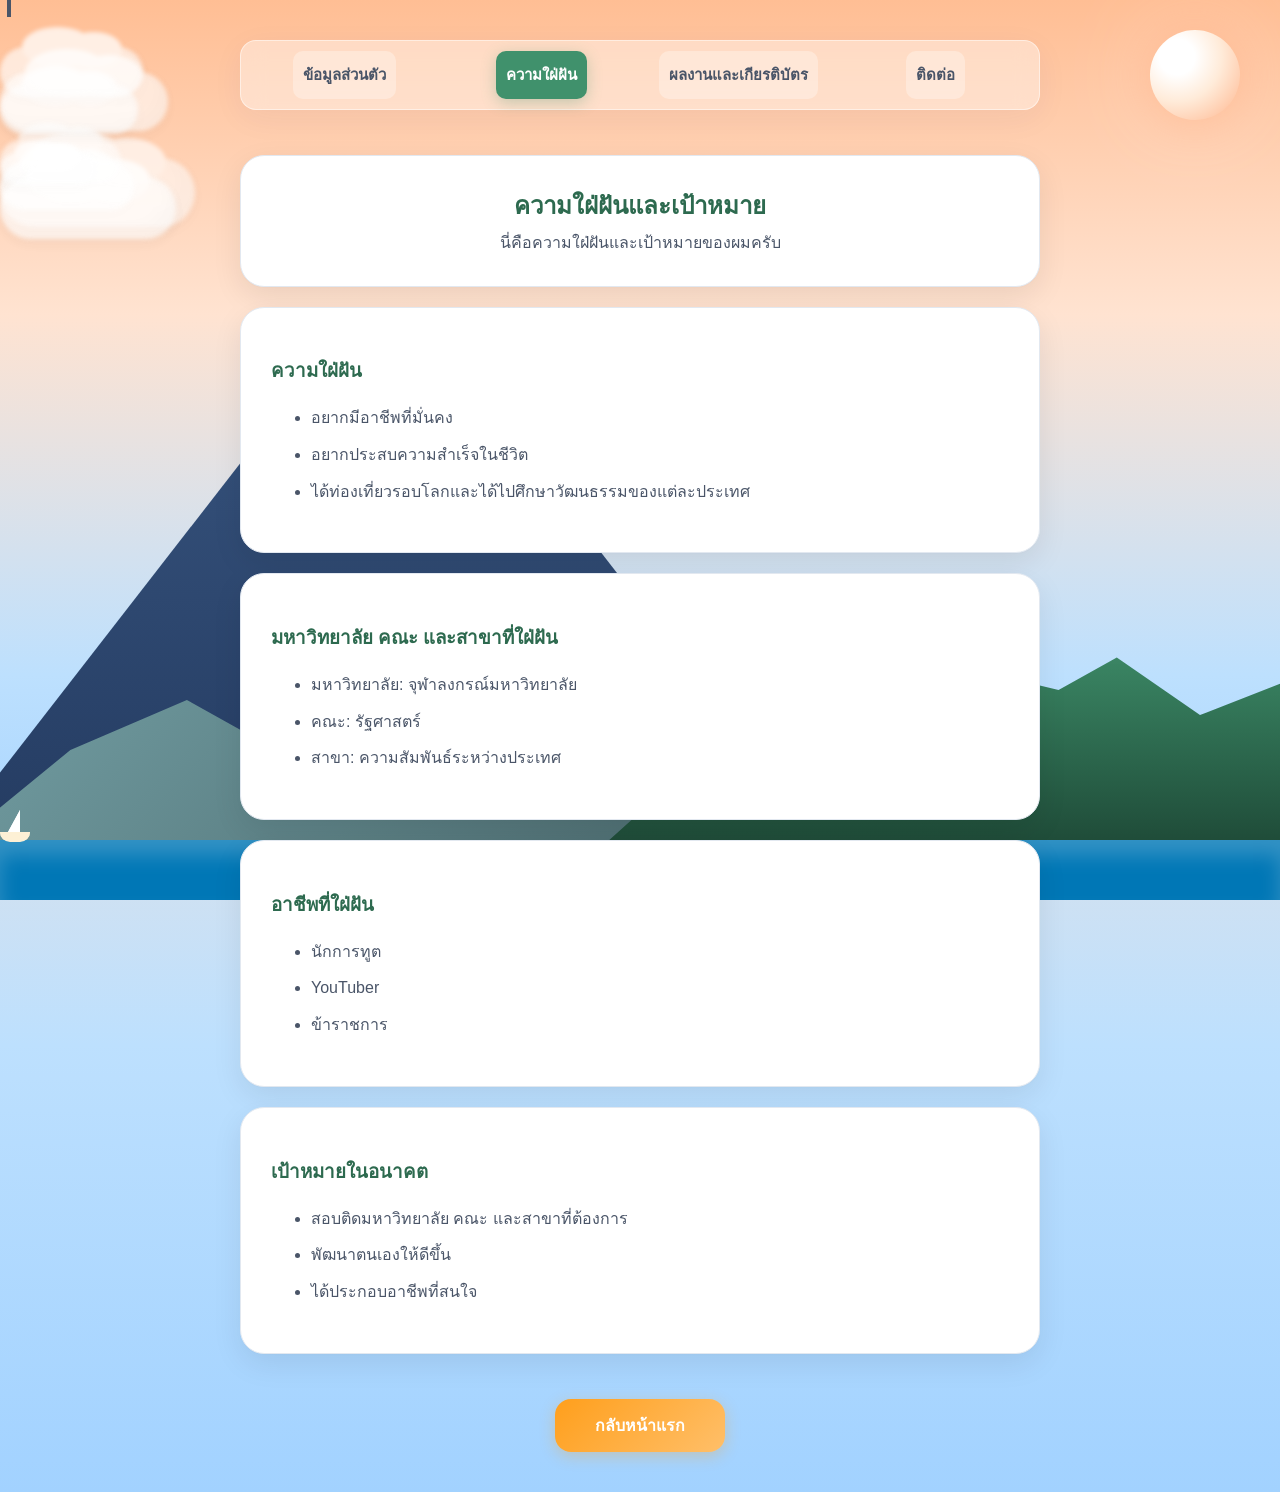
<file: dream.html>
<!DOCTYPE html>
<html lang="th">
<head>
    <meta charset="UTF-8">
    <meta name="viewport" content="width=device-width, initial-scale=1.0">
    <title>แฟ้มสะสมงานของฉัน</title>
    <style>
      body { 
          font-family: sans-serif; 
          margin: 0;
          padding: 40px 20px;
          text-align: center; 
          background: linear-gradient(to bottom, #ffbe94 0%, #ffe3d1 30%, #bde0fe 70%, #a2d2ff 100%);
          position: relative;
          overflow-x: hidden;
          min-height: 100vh;
          box-sizing: border-box;
          display: flex;
          flex-direction: column;
          align-items: center;
      }

      body::before {
          content: "";
          position: fixed;
          inset: 0;
          z-index: -10;
          background: linear-gradient(to bottom, #ffbe94 0%, #ffe3d1 35%, #bde0fe 75%, #a2d2ff 100%);
          pointer-events: none;
      }

      .anime-sun {
          position: fixed;
          top: 30px;
          right: 40px;
          width: 90px;
          height: 90px;
          background: radial-gradient(circle at 30% 30%, #fff 20%, #ffebd9 50%, #ffb38a 100%);
          border-radius: 50%;
          box-shadow: 0 0 50px rgba(255, 179, 138, 0.8), 0 0 100px rgba(255, 255, 255, 0.4);
          z-index: -4;
          animation: sunPulse 6s ease-in-out infinite alternate;
          pointer-events: none;
      }

      .scenery-layer {
          position: fixed;
          bottom: 0;
          left: 0;
          width: 100%;
          height: 480px; 
          z-index: -3; 
          pointer-events: none;
      }

      .mount-fuji {
          position: absolute;
          bottom: 45px;      
          left: -5%;         
          width: 900px;      
          height: 600px;     
          clip-path: polygon(0% 100%, 44% 15%, 56% 15%, 100% 100%);
          background: linear-gradient(to bottom, #3b5984 0%, #243b61 100%);

          z-index: 1 !important; 
      }
      .mount-fuji::before {
          content: "";
          position: absolute;
          top: 0;
          left: 0;
          width: 100%;
          height: 100%;
          clip-path: polygon(44% 15%, 56% 15%, 61% 32%, 55% 28%, 51% 38%, 48% 30%, 45% 39%, 39% 32%);
          background: #ffffff;
      }

      .mountain-back {
          position: absolute;
          bottom: 40px;
          left: -5%;
          width: 70%;
          height: 200px;
          clip-path: polygon(0% 100%, 15% 45%, 28% 20%, 42% 55%, 55% 30%, 68% 65%, 82% 15%, 92% 45%, 100% 100%);

          background: linear-gradient(135deg, #74a0a5 0%, #466367 100%);

          box-shadow: 0 10px 20px rgba(0, 0, 0, 0.2); 

          z-index: 2 !important; 
      }

      .mountain-front {
          position: absolute;
          bottom: 30px;
          right: -10%;
          width: 65%;
          height: 250px;
          clip-path: polygon(0% 100%, 10% 70%, 18% 50%, 25% 55%, 32% 35%, 40% 42%, 48% 20%, 58% 28%, 65% 15%, 75% 38%, 85% 25%, 95% 60%, 100% 100%);
          background: linear-gradient(to top, #1b4332 0%, #2d6a4f 50%, #40916c 100%);
          box-shadow: inset 0 20px 30px rgba(255,255,255,0.08);

          z-index: 3 !important; 
      }

      .ocean-container {
          position: fixed;
          bottom: 0;
          left: 0;
          width: 100%;
          height: 60px;
          z-index: -2;
          pointer-events: none;
          background: #0077b6;
          box-shadow: inset 0 15px 20px rgba(255,255,255,0.2);
      }
      .ocean-container::before {
          content: "";
          position: absolute;
          top: -15px;
          left: 0;
          width: 200%;
          height: 20px;
          background: repeat-x;
          background-image: url("data:image/svg+xml,%3Csvg xmlns='http://w3.org' viewBox='0 0 1200 120' preserveAspectRatio='none'%3E%3Cpath d='M0,0 C150,90 350,30 500,60 C650,90 850,30 1000,60 C1150,90 1300,30 1450,60 L1450,120 L0,120 Z' fill='%230077b6'/%3E%3C/svg%3E");
          background-size: 1200px 20px;
          animation: waveHorizontal 10s linear infinite;
      }

      .sea-objects-container {
          position: fixed;
          bottom: 28px;
          left: 0;
          width: 40px;
          height: 40px;
          z-index: -2;
          pointer-events: none;
          animation: boatSway 4s ease-in-out infinite alternate, boatSail var(--speed, 45s) linear infinite;
          animation-delay: var(--delay, 0s);
      }
      .boat {
          position: relative;
          width: 30px;
          height: 10px;
          background: #fdf0d5;
          border-radius: 0 0 10px 10px;
      }
      .boat::before {
          content: "";
          position: absolute;
          bottom: 10px;
          left: 8px;
          width: 0;
          height: 0;
          border-left: 12px solid transparent;
          border-bottom: 22px solid #ffffff;
      }

      #fish-container {
          position: fixed;
          bottom: 30px;
          inset-x: 0;
          height: 100px;
          z-index: -2;
          pointer-events: none;
      }
      .dolphin {
          position: absolute;
          width: 24px;
          height: 12px;
          background-color: #4ea8de;
          border-radius: 50% 50% 0 0;
          animation: dolphinJump var(--speed) ease-in-out infinite;
          animation-delay: var(--delay);
          opacity: 0;
      }
      .dolphin::before {
          content: "";
          position: absolute;
          right: -4px; top: 4px;
          width: 6px; height: 6px;
          background-color: #4ea8de;
          clip-path: polygon(0 0, 100% 50%, 0 100%);
      }

      #cloud-container, #bird-container {
          position: fixed;
          inset: 0;
          pointer-events: none;
      }
      .cloud {
          position: absolute;
          background: rgba(255, 255, 255, 0.85);
          border-radius: 100px;
          filter: blur(2px);
          animation: cloudDrift var(--speed) linear infinite;
          box-shadow: inset -10px -10px 20px rgba(0,0,0,0.02), 0 5px 15px rgba(0,0,0,0.05);

          z-index: -5 !important;
      }
      .cloud::before, .cloud::after {
          content: '';
          position: absolute;
          background: rgba(255, 255, 255, 1);
          border-radius: 50%;
      }
      .cloud::before { width: 50%; height: 80%; top: -40%; left: 15%; }
      .cloud::after { width: 40%; height: 70%; top: -30%; right: 15%; }

      .bird {
          position: absolute;
          width: 18px;
          height: 12px;
          opacity: 0.65;
          animation: birdFly var(--speed) linear infinite;
      }
      .bird-wings {
          width: 100%;
          height: 100%;
          background-image: url('data:image/svg+xml;utf8,<svg xmlns="http://w3.org" viewBox="0 0 24 16"><path d="M0,8 Q6,0 12,8 Q18,0 24,8 Q18,4 12,8 Q6,4 0,8 Z" fill="%234a5568"/></svg>');
          background-size: contain;
          background-repeat: no-repeat;
          animation: birdFlap 0.4s ease-in-out infinite alternate;
      }
      .bird-wings::before, .bird-wings::after {
          content: "";
          width: 15px;
          height: 10px;
          border: 2px solid #4a5568;
          border-bottom: none;
          border-left: none;
          border-radius: 10px 10px 0 0;
          transform-origin: left bottom;
          animation: wingFlap 0.3s ease-in-out infinite alternate;
      }
      .bird-wings::before {
          border-left: 2px solid #4a5568;
          border-right: none;
          transform-origin: right bottom;
      }

      @keyframes sunPulse { 0% { transform: scale(1); opacity: 0.9; } 100% { transform: scale(1.05); opacity: 1; } }
      
      @keyframes waveHorizontal {
          0% { background-position-x: 0px; }
          100% { background-position-x: -1200px; }
      }
      @keyframes cloudDrift {
          0% { transform: translateX(105vw); }
          100% { transform: translateX(-30vw); }
      }
      @keyframes wingFlap {
          0% { transform: rotate(-30deg); }
          100% { transform: rotate(30deg); }
      }
      @keyframes birdFly {
          0% { transform: translate(var(--startX), var(--startY)) var(--flip); }
          100% { transform: translate(var(--endX), var(--endY)) var(--flip); }
      }
      @keyframes boatSway {
          0% { transform: translateY(0) rotate(-3deg); }
          100% { transform: translateY(3px) rotate(3deg); }
      }
      @keyframes dolphinJump {
          0% { transform: translate(var(--startX), 60px) rotate(-45deg); opacity: 0; }
          15% { opacity: 1; }
          45% { transform: translate(var(--midX), var(--jumpHeight)) rotate(0deg); }
          75% { opacity: 1; }
          90%, 100% { transform: translate(var(--endX), 60px) rotate(45deg); opacity: 0; }
      }

      @keyframes sunPulse { 0% { transform: scale(1); opacity: 0.9; } 100% { transform: scale(1.05); opacity: 1; } }
      @keyframes waveMove { 0% { transform: translateX(0) scaleY(0.95); } 100% { transform: translateX(-300px) scaleY(1.05); } }
      @keyframes cloudDrift { 0% { transform: translateX(105vw); } 100% { transform: translateX(-30vw); } }
      @keyframes birdFlap { 0% { transform: scaleY(0.3); } 100% { transform: scaleY(1); } }
      @keyframes birdFly {
          0% { transform: translate(var(--startX), var(--startY)) var(--flip); }
          100% { transform: translate(var(--endX), var(--endY)) var(--flip); }
      }
      @keyframes auroraShift { 0% { transform: scale(1); } 100% { transform: scale(1.1) translate(10px, -10px); } }

      .tab-menu {
          display: flex;
          gap: 10px;
          background-color: rgba(255, 255, 255, 0.4);
          backdrop-filter: blur(12px);
          -webkit-backdrop-filter: blur(12px);
          padding: 10px;
          border-radius: 16px;
          max-width: 800px;
          width: 100%;
          margin: 0 auto 25px auto;
          box-sizing: border-box;
          border: 1px solid rgba(255, 255, 255, 0.5);
          z-index: 20;
          position: relative;
          box-shadow: 0 8px 32px rgba(31, 38, 135, 0.05);

          position: relative;
          z-index: 50 !important; 
      }
      .tab-btn {
          flex: 1;
          padding: 12px 10px;
          background-color: rgba(255, 255, 255, 0.3);
          color: #4a5568;
          border: none;
          border-radius: 10px;
          cursor: pointer;
          font-size: 15px;
          font-weight: bold;
          transition: 0.3s;
      }
      .tab-btn:hover {
          background-color: rgba(255, 255, 255, 0.6);
          color: #1a202c;
      }
      .tab-btn.active {
          background-color: #40916c;
          color: #ffffff;
          box-shadow: 0 4px 15px rgba(64, 145, 108, 0.3);
      }

      .container { 
          max-width: 800px; 
          width: 100%;
          margin: 0 auto; 
          box-sizing: border-box;
      }
      .project-card { 
          background: #ffffff;
          padding: 30px; 
          margin: 20px 0; 
          border-radius: 24px; 
          box-shadow: 0 10px 30px rgba(0, 0, 0, 0.08), 0 1px 3px rgba(0, 0, 0, 0.02); 
          text-align: left; 
          border: 1px solid #e2e8f0;

          position: relative;
          z-index: 10 !important; 
      }
      
      h1, h2, h3 { color: #2d6a4f; }
      h1 { font-size: 32px; margin-bottom: 10px; text-shadow: 1px 1px 2px rgba(255,255,255,0.8); }
      p { font-size: 18px; color: #4a5568; line-height: 1.6; }
      ul { color: #4a5568; line-height: 1.8; font-size: 16px; }
      li { margin-bottom: 8px; }
      strong { color: #1b4332; }

      .btn { 
          display: inline-block; 
          background: linear-gradient(135deg, #ff9f1c, #ffbf69);
          color: #fff; 
          padding: 14px 40px; 
          text-decoration: none; 
          border-radius: 16px; 
          margin-top: 25px; 
          font-weight: bold; 
          font-size: 16px;
          box-shadow: 0 4px 15px rgba(255, 159, 28, 0.3);
          transition: all 0.3s ease;
          z-index: 10;
          position: relative;
          border: none;
      }
      .btn:hover { 
          transform: translateY(-4px) scale(1.02);
          box-shadow: 0 6px 20px rgba(255, 159, 28, 0.5);
      } 
      .btn:visited { color: #fff; }

      .tab-page {
          display: block;
      }
     </style>
</head>
<body>

  <div class="anime-sun"></div>
  <div id="cloud-container"></div>
  <div id="bird-container"></div>
  <div id="fish-container"></div>
  
  <div class="scenery-layer">
      <div class="mount-fuji"></div>
      <div class="mountain-back"></div>
      <div class="mountain-front"></div>
  </div>

  <div class="sea-objects-container">
      <div class="boat"></div>
  </div>

  <div class="ocean-container">
      <div class="sea-objects-container">
          <div class="boat"></div>
      </div>
      <div id="fish-container"></div> 
  </div>

     <!-- 1. แถบปุ่มกดเลือกหน้าด้านบน -->
     <div class="tab-menu">
        <a href="portfolio.html" style="flex: 1; text-decoration: none;"><button class="tab-btn">ข้อมูลส่วนตัว</button></a>
        <a href="dream.html" style="flex: 1; text-decoration: none;"><button class="tab-btn active">ความใฝ่ฝัน</button></a>
        <a href="certificate.html" style="flex: 1; text-decoration: none;"><button class="tab-btn">ผลงานและเกียรติบัตร</button></a>
        <a href="contact.html" style="flex: 1; text-decoration: none;"><button class="tab-btn">ติดต่อ</button></a>
     </div>

     <!-- หน้าที่ 2 -->
     <div id="page2" class="container tab-page">

      <div class="project-card" style="margin-bottom: 10px; text-align: center;">
          <h2 style="margin: 0 0 5px 0;">ความใฝ่ฝันและเป้าหมาย</h2>
          <p style="margin: 0; font-size: 16px;">นี่คือความใฝ่ฝันและเป้าหมายของผมครับ</p>
      </div>

        <!-- กล่องความใฝ่ฝัน -->
        <div class="project-card">
            <h3>ความใฝ่ฝัน</h3>
            <ul>
                <li>อยากมีอาชีพที่มั่นคง</li>
                <li>อยากประสบความสำเร็จในชีวิต</li>
                <li>ได้ท่องเที่ยวรอบโลกและได้ไปศึกษาวัฒนธรรมของแต่ละประเทศ</li>
            </ul>
        </div>

        <!-- กล่องมหาวิทยาลัย คณะ และสาขาที่ใฝ่ฝัน -->
        <div class="project-card">
            <h3>มหาวิทยาลัย คณะ และสาขาที่ใฝ่ฝัน</h3>
            <ul>
                <li>มหาวิทยาลัย: จุฬาลงกรณ์มหาวิทยาลัย</li>
                <li>คณะ: รัฐศาสตร์</li>
                <li>สาขา: ความสัมพันธ์ระหว่างประเทศ</li>
            </ul>
        </div>

        <!-- กล่องอาชีพที่ใฝ่ฝัน -->
        <div class="project-card">
            <h3>อาชีพที่ใฝ่ฝัน</h3>
            <ul>
                <li>นักการทูต</li>
                <li>YouTuber</li>
                <li>ข้าราชการ</li>
            </ul>
        </div>

        <!-- กล่องเป้าหมายในอนาคต -->
        <div class="project-card">
            <h3>เป้าหมายในอนาคต</h3>
            <ul>
                <li>สอบติดมหาวิทยาลัย คณะ และสาขาที่ต้องการ</li>
                <li>พัฒนาตนเองให้ดีขึ้น</li>
                <li>ได้ประกอบอาชีพที่สนใจ</li>
            </ul>
        </div>
     </div> <!-- ปิดหน้า 2 -->

     <div class="container">
        <a href="index.html" class="btn">กลับหน้าแรก</a>
     </div>

  <script>
      function setupAnimeNature() {
          const cloudContainer = document.getElementById('cloud-container');
          if (cloudContainer) {
              const cloudCount = 8;
              for (let i = 0; i < cloudCount; i++) {
                  const cloud = document.createElement('div');
                  cloud.classList.add('cloud');
                  const width = Math.random() * 120 + 80; 
                  const height = width * 0.35;
                  const topPos = Math.random() * 35; 
                  const speed = Math.random() * 25 + 35; 
                  const delay = Math.random() * -60; 
                  cloud.style.width = width + "px";
                  cloud.style.height = height + "px";
                  cloud.style.top = topPos + "%";
                  cloud.style.opacity = Math.random() * 0.3 + 0.6;
                  cloud.style.setProperty('--speed', speed + "s");
                  cloud.style.animationDelay = delay + "s";
                  cloudContainer.appendChild(cloud);
              }
          }

          const birdContainer = document.getElementById('bird-container');
          if (birdContainer) {
              const birdCount = 10;
              for (let i = 0; i < birdCount; i++) {
                  const bird = document.createElement('div');
                  bird.classList.add('bird');
                  const wings = document.createElement('div');
                  wings.classList.add('bird-wings');
                  bird.appendChild(wings);
                  const direction = Math.floor(Math.random() * 2);
                  let startX, endX, flip;
                  if (direction === 0) { startX = "105vw"; endX = "-10vw"; flip = "scaleX(1)"; } 
                  else { startX = "-10vw"; endX = "105vw"; flip = "scaleX(-1)"; }
                  const startY = Math.random() * 40 + 5 + "%"; 
                  const endY = (parseFloat(startY) + (Math.random() * 20 - 10)) + "%"; 
                  const speed = Math.random() * 8 + 12; 
                  const delay = Math.random() * -25; 
                  bird.style.setProperty('--startX', startX);
                  bird.style.setProperty('--endX', endX);
                  bird.style.setProperty('--startY', startY);
                  bird.style.setProperty('--endY', endY);
                  bird.style.setProperty('--flip', flip);
                  bird.style.setProperty('--speed', speed + "s");
                  bird.style.animationDelay = delay + "s";
                  birdContainer.appendChild(bird);
              }
          }

          const fishContainer = document.getElementById('fish-container');
          if (fishContainer) {
              const dolphinCount = 6; 
              for (let i = 0; i < dolphinCount; i++) {
                  const dolphin = document.createElement('div');
                  dolphin.classList.add('dolphin');
                  const startX = Math.random() * 80 + 5; 
                  const jumpDistance = Math.random() * 8 + 6; 
                  const endX = startX + jumpDistance;
                  const midX = startX + (jumpDistance / 2); 
                  const jumpHeight = (Math.random() * -25 - 35) + "px"; 
                  const speed = Math.random() * 2 + 2.5; 
                  const delay = Math.random() * 12; 
                  dolphin.style.setProperty('--startX', startX + "vw");
                  dolphin.style.setProperty('--midX', midX + "vw");
                  dolphin.style.setProperty('--endX', endX + "vw");
                  dolphin.style.setProperty('--jumpHeight', jumpHeight);
                  dolphin.style.setProperty('--speed', speed + "s");
                  dolphin.style.setProperty('--delay', delay + "s");
                  fishContainer.appendChild(dolphin);
              }
          }
      }

      if (document.readyState === "loading") {
          document.addEventListener("DOMContentLoaded", setupAnimeNature);
      } else {
          setupAnimeNature();
      }
  </script>

</body>
</html>
</file>
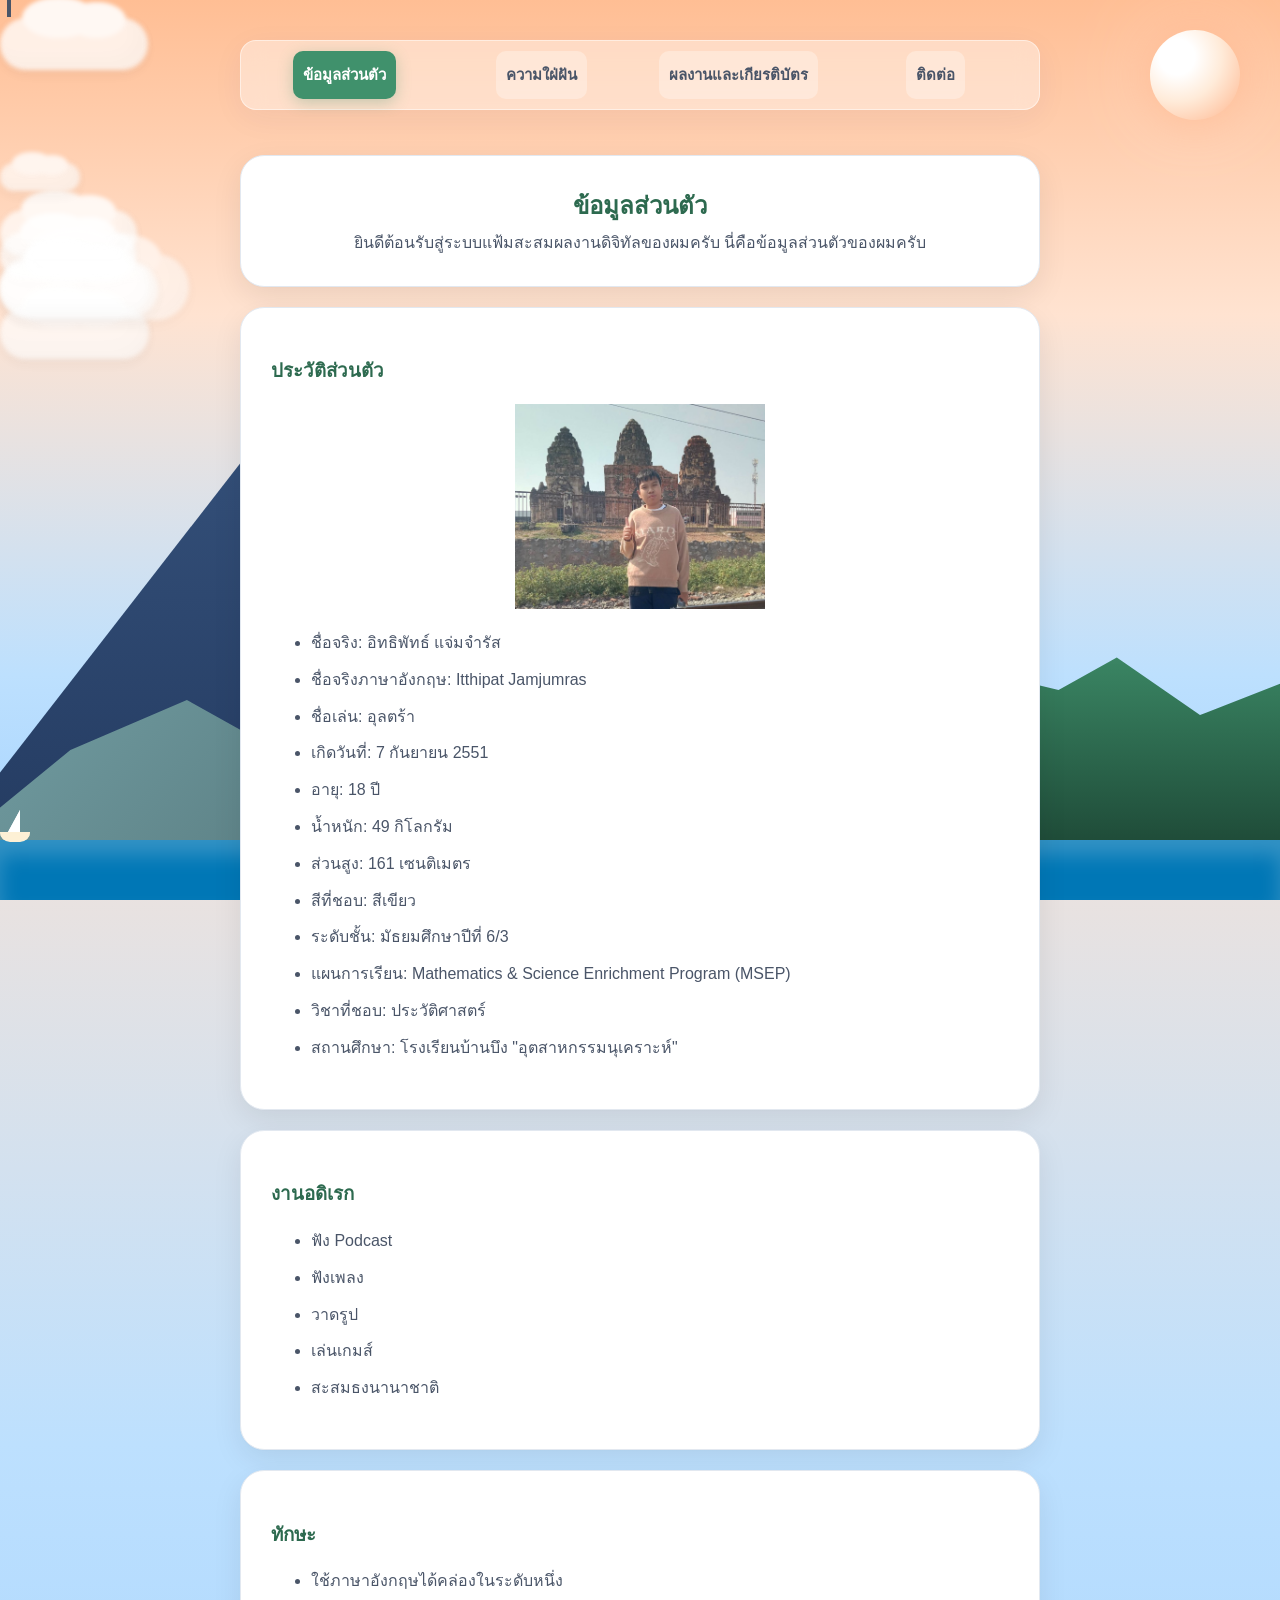
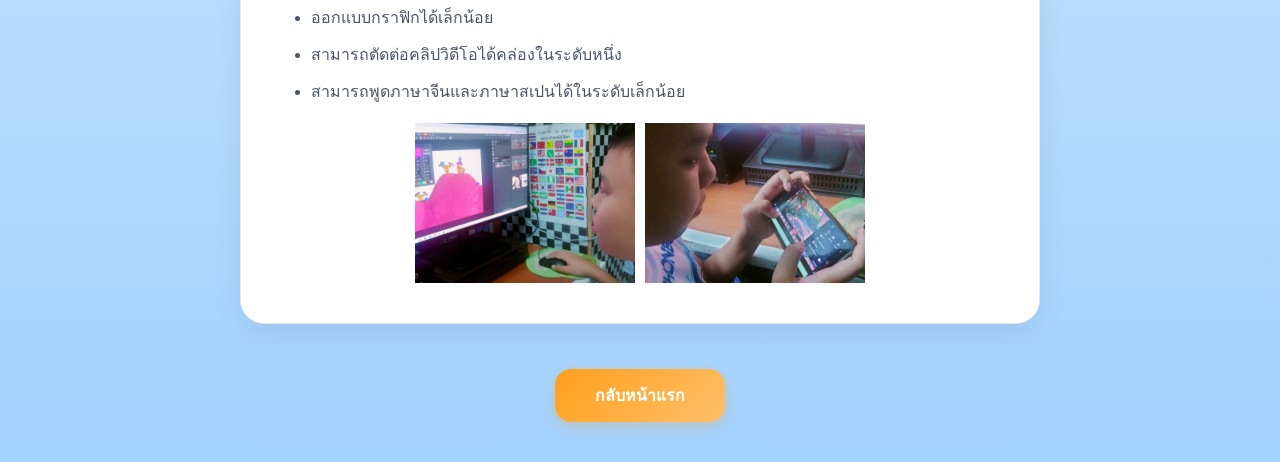
<file: portfolio.html>
<!DOCTYPE html>
<html lang="th">
<head>
    <meta charset="UTF-8">
    <meta name="viewport" content="width=device-width, initial-scale=1.0">
    <title>แฟ้มสะสมงานของฉัน</title>
    <style>
      body { 
          font-family: sans-serif; 
          margin: 0;
          padding: 40px 20px;
          text-align: center; 
          background: linear-gradient(to bottom, #ffbe94 0%, #ffe3d1 30%, #bde0fe 70%, #a2d2ff 100%);
          position: relative;
          overflow-x: hidden;
          min-height: 100vh;
          box-sizing: border-box;
          display: flex;
          flex-direction: column;
          align-items: center;
      }

      body::before {
          content: "";
          position: fixed;
          inset: 0;
          z-index: -10;
          background: linear-gradient(to bottom, #ffbe94 0%, #ffe3d1 35%, #bde0fe 75%, #a2d2ff 100%);
          pointer-events: none;
      }

      .anime-sun {
          position: fixed;
          top: 30px;
          right: 40px;
          width: 90px;
          height: 90px;
          background: radial-gradient(circle at 30% 30%, #fff 20%, #ffebd9 50%, #ffb38a 100%);
          border-radius: 50%;
          box-shadow: 0 0 50px rgba(255, 179, 138, 0.8), 0 0 100px rgba(255, 255, 255, 0.4);
          z-index: -4;
          animation: sunPulse 6s ease-in-out infinite alternate;
          pointer-events: none;
      }

      .scenery-layer {
          position: fixed;
          bottom: 0;
          left: 0;
          width: 100%;
          height: 480px; 
          z-index: -3; 
          pointer-events: none;
      }

      .mount-fuji {
          position: absolute;
          bottom: 45px;      
          left: -5%;         
          width: 900px;      
          height: 600px;     
          clip-path: polygon(0% 100%, 44% 15%, 56% 15%, 100% 100%);
          background: linear-gradient(to bottom, #3b5984 0%, #243b61 100%);

          z-index: 1 !important; 
      }
      .mount-fuji::before {
          content: "";
          position: absolute;
          top: 0;
          left: 0;
          width: 100%;
          height: 100%;
          clip-path: polygon(44% 15%, 56% 15%, 61% 32%, 55% 28%, 51% 38%, 48% 30%, 45% 39%, 39% 32%);
          background: #ffffff;
      }

      .mountain-back {
          position: absolute;
          bottom: 40px;
          left: -5%;
          width: 70%;
          height: 200px;
          clip-path: polygon(0% 100%, 15% 45%, 28% 20%, 42% 55%, 55% 30%, 68% 65%, 82% 15%, 92% 45%, 100% 100%);

          background: linear-gradient(135deg, #74a0a5 0%, #466367 100%);

          box-shadow: 0 10px 20px rgba(0, 0, 0, 0.2); 

          z-index: 2 !important; 
      }

      .mountain-front {
          position: absolute;
          bottom: 30px;
          right: -10%;
          width: 65%;
          height: 250px;
          clip-path: polygon(0% 100%, 10% 70%, 18% 50%, 25% 55%, 32% 35%, 40% 42%, 48% 20%, 58% 28%, 65% 15%, 75% 38%, 85% 25%, 95% 60%, 100% 100%);
          background: linear-gradient(to top, #1b4332 0%, #2d6a4f 50%, #40916c 100%);
          box-shadow: inset 0 20px 30px rgba(255,255,255,0.08);

          z-index: 3 !important; 
      }

      .ocean-container {
          position: fixed;
          bottom: 0;
          left: 0;
          width: 100%;
          height: 60px;
          z-index: -2;
          pointer-events: none;
          background: #0077b6;
          box-shadow: inset 0 15px 20px rgba(255,255,255,0.2);
      }
      .ocean-container::before {
          content: "";
          position: absolute;
          top: -15px;
          left: 0;
          width: 200%;
          height: 20px;
          background: repeat-x;
          background-image: url("data:image/svg+xml,%3Csvg xmlns='http://w3.org' viewBox='0 0 1200 120' preserveAspectRatio='none'%3E%3Cpath d='M0,0 C150,90 350,30 500,60 C650,90 850,30 1000,60 C1150,90 1300,30 1450,60 L1450,120 L0,120 Z' fill='%230077b6'/%3E%3C/svg%3E");
          background-size: 1200px 20px;
          animation: waveHorizontal 10s linear infinite;
      }

      .sea-objects-container {
          position: fixed;
          bottom: 28px;
          left: 0;
          width: 40px;
          height: 40px;
          z-index: -2;
          pointer-events: none;
          animation: boatSway 4s ease-in-out infinite alternate, boatSail var(--speed, 45s) linear infinite;
          animation-delay: var(--delay, 0s);
      }
      .boat {
          position: relative;
          width: 30px;
          height: 10px;
          background: #fdf0d5;
          border-radius: 0 0 10px 10px;
      }
      .boat::before {
          content: "";
          position: absolute;
          bottom: 10px;
          left: 8px;
          width: 0;
          height: 0;
          border-left: 12px solid transparent;
          border-bottom: 22px solid #ffffff;
      }

      #fish-container {
          position: fixed;
          bottom: 30px;
          inset-x: 0;
          height: 100px;
          z-index: -2;
          pointer-events: none;
      }
      .dolphin {
          position: absolute;
          width: 24px;
          height: 12px;
          background-color: #4ea8de;
          border-radius: 50% 50% 0 0;
          animation: dolphinJump var(--speed) ease-in-out infinite;
          animation-delay: var(--delay);
          opacity: 0;
      }
      .dolphin::before {
          content: "";
          position: absolute;
          right: -4px; top: 4px;
          width: 6px; height: 6px;
          background-color: #4ea8de;
          clip-path: polygon(0 0, 100% 50%, 0 100%);
      }

      #cloud-container, #bird-container {
          position: fixed;
          inset: 0;
          pointer-events: none;
      }
      .cloud {
          position: absolute;
          background: rgba(255, 255, 255, 0.85);
          border-radius: 100px;
          filter: blur(2px);
          animation: cloudDrift var(--speed) linear infinite;
          box-shadow: inset -10px -10px 20px rgba(0,0,0,0.02), 0 5px 15px rgba(0,0,0,0.05);

          z-index: -5 !important;
      }
      .cloud::before, .cloud::after {
          content: '';
          position: absolute;
          background: rgba(255, 255, 255, 1);
          border-radius: 50%;
      }
      .cloud::before { width: 50%; height: 80%; top: -40%; left: 15%; }
      .cloud::after { width: 40%; height: 70%; top: -30%; right: 15%; }

      .bird {
          position: absolute;
          width: 18px;
          height: 12px;
          opacity: 0.65;
          animation: birdFly var(--speed) linear infinite;
      }
      .bird-wings {
          width: 100%;
          height: 100%;
          background-image: url('data:image/svg+xml;utf8,<svg xmlns="http://w3.org" viewBox="0 0 24 16"><path d="M0,8 Q6,0 12,8 Q18,0 24,8 Q18,4 12,8 Q6,4 0,8 Z" fill="%234a5568"/></svg>');
          background-size: contain;
          background-repeat: no-repeat;
          animation: birdFlap 0.4s ease-in-out infinite alternate;
      }
      .bird-wings::before, .bird-wings::after {
          content: "";
          width: 15px;
          height: 10px;
          border: 2px solid #4a5568;
          border-bottom: none;
          border-left: none;
          border-radius: 10px 10px 0 0;
          transform-origin: left bottom;
          animation: wingFlap 0.3s ease-in-out infinite alternate;
      }
      .bird-wings::before {
          border-left: 2px solid #4a5568;
          border-right: none;
          transform-origin: right bottom;
      }

      @keyframes sunPulse { 0% { transform: scale(1); opacity: 0.9; } 100% { transform: scale(1.05); opacity: 1; } }
      
      @keyframes waveHorizontal {
          0% { background-position-x: 0px; }
          100% { background-position-x: -1200px; }
      }
      @keyframes cloudDrift {
          0% { transform: translateX(105vw); }
          100% { transform: translateX(-30vw); }
      }
      @keyframes wingFlap {
          0% { transform: rotate(-30deg); }
          100% { transform: rotate(30deg); }
      }
      @keyframes birdFly {
          0% { transform: translate(var(--startX), var(--startY)) var(--flip); }
          100% { transform: translate(var(--endX), var(--endY)) var(--flip); }
      }
      @keyframes boatSway {
          0% { transform: translateY(0) rotate(-3deg); }
          100% { transform: translateY(3px) rotate(3deg); }
      }
      @keyframes dolphinJump {
          0% { transform: translate(var(--startX), 60px) rotate(-45deg); opacity: 0; }
          15% { opacity: 1; }
          45% { transform: translate(var(--midX), var(--jumpHeight)) rotate(0deg); }
          75% { opacity: 1; }
          90%, 100% { transform: translate(var(--endX), 60px) rotate(45deg); opacity: 0; }
      }

      @keyframes sunPulse { 0% { transform: scale(1); opacity: 0.9; } 100% { transform: scale(1.05); opacity: 1; } }
      @keyframes waveMove { 0% { transform: translateX(0) scaleY(0.95); } 100% { transform: translateX(-300px) scaleY(1.05); } }
      @keyframes cloudDrift { 0% { transform: translateX(105vw); } 100% { transform: translateX(-30vw); } }
      @keyframes birdFlap { 0% { transform: scaleY(0.3); } 100% { transform: scaleY(1); } }
      @keyframes birdFly {
          0% { transform: translate(var(--startX), var(--startY)) var(--flip); }
          100% { transform: translate(var(--endX), var(--endY)) var(--flip); }
      }
      @keyframes auroraShift { 0% { transform: scale(1); } 100% { transform: scale(1.1) translate(10px, -10px); } }

      .tab-menu {
          display: flex;
          gap: 10px;
          background-color: rgba(255, 255, 255, 0.4);
          backdrop-filter: blur(12px);
          -webkit-backdrop-filter: blur(12px);
          padding: 10px;
          border-radius: 16px;
          max-width: 800px;
          width: 100%;
          margin: 0 auto 25px auto;
          box-sizing: border-box;
          border: 1px solid rgba(255, 255, 255, 0.5);
          z-index: 20;
          position: relative;
          box-shadow: 0 8px 32px rgba(31, 38, 135, 0.05);

          position: relative;
          z-index: 50 !important; 
      }
      .tab-btn {
          flex: 1;
          padding: 12px 10px;
          background-color: rgba(255, 255, 255, 0.3);
          color: #4a5568;
          border: none;
          border-radius: 10px;
          cursor: pointer;
          font-size: 15px;
          font-weight: bold;
          transition: 0.3s;
      }
      .tab-btn:hover {
          background-color: rgba(255, 255, 255, 0.6);
          color: #1a202c;
      }
      .tab-btn.active {
          background-color: #40916c;
          color: #ffffff;
          box-shadow: 0 4px 15px rgba(64, 145, 108, 0.3);
      }

      .container { 
          max-width: 800px; 
          width: 100%;
          margin: 0 auto; 
          box-sizing: border-box;
      }
      .project-card { 
          background: #ffffff;
          padding: 30px; 
          margin: 20px 0; 
          border-radius: 24px; 
          box-shadow: 0 10px 30px rgba(0, 0, 0, 0.08), 0 1px 3px rgba(0, 0, 0, 0.02); 
          text-align: left; 
          border: 1px solid #e2e8f0;

          position: relative;
          z-index: 10 !important; 
      }
      
      h1, h2, h3 { color: #2d6a4f; }
      h1 { font-size: 32px; margin-bottom: 10px; text-shadow: 1px 1px 2px rgba(255,255,255,0.8); }
      p { font-size: 18px; color: #4a5568; line-height: 1.6; }
      ul { color: #4a5568; line-height: 1.8; font-size: 16px; }
      li { margin-bottom: 8px; }
      strong { color: #1b4332; }

      .btn { 
          display: inline-block; 
          background: linear-gradient(135deg, #ff9f1c, #ffbf69);
          color: #fff; 
          padding: 14px 40px; 
          text-decoration: none; 
          border-radius: 16px; 
          margin-top: 25px; 
          font-weight: bold; 
          font-size: 16px;
          box-shadow: 0 4px 15px rgba(255, 159, 28, 0.3);
          transition: all 0.3s ease;
          z-index: 10;
          position: relative;
          border: none;
      }
      .btn:hover { 
          transform: translateY(-4px) scale(1.02);
          box-shadow: 0 6px 20px rgba(255, 159, 28, 0.5);
      } 
      .btn:visited { color: #fff; }

      .tab-page {
          display: block;
      }
     </style>
</head>
<body>

  <div class="anime-sun"></div>
  <div id="cloud-container"></div>
  <div id="bird-container"></div>
  <div id="fish-container"></div>
  
  <div class="scenery-layer">
      <div class="mount-fuji"></div>
      <div class="mountain-back"></div>
      <div class="mountain-front"></div>
  </div>

  <div class="sea-objects-container">
      <div class="boat"></div>
  </div>

  <div class="ocean-container">
      <div class="sea-objects-container">
          <div class="boat"></div>
      </div>
      <div id="fish-container"></div> 
  </div>

     <!-- 1. แถบปุ่มกดเลือกหน้าด้านบน -->
     <div class="tab-menu">
        <a href="portfolio.html" style="flex: 1; text-decoration: none;"><button class="tab-btn active">ข้อมูลส่วนตัว</button></a>
        <a href="dream.html" style="flex: 1; text-decoration: none;"><button class="tab-btn">ความใฝ่ฝัน</button></a>
        <a href="certificate.html" style="flex: 1; text-decoration: none;"><button class="tab-btn">ผลงานและเกียรติบัตร</button></a>
        <a href="contact.html" style="flex: 1; text-decoration: none;"><button class="tab-btn">ติดต่อ</button></a>
     </div>

     <!-- หน้าที่ 1 -->
     <div id="page1" class="container tab-page">

      <div class="project-card" style="margin-bottom: 10px; text-align: center;">
          <h2 style="margin: 0 0 5px 0;">ข้อมูลส่วนตัว</h2>
          <p style="margin: 0; font-size: 16px;">ยินดีต้อนรับสู่ระบบแฟ้มสะสมผลงานดิจิทัลของผมครับ นี่คือข้อมูลส่วนตัวของผมครับ</p>
      </div>

        <!-- กล่องประวัติส่วนตัว -->
        <div class="project-card">
            <h3>ประวัติส่วนตัว</h3>
            
            <div style="text-align: center;">
             <img src="75638.jpg" width="250">
            </div>

            <ul>
                <li>ชื่อจริง: อิทธิพัทธ์ แจ่มจำรัส</li>
                <li>ชื่อจริงภาษาอังกฤษ: Itthipat Jamjumras</li>
                <li>ชื่อเล่น: อุลตร้า</li>
                <li>เกิดวันที่: 7 กันยายน 2551</li>
                <li>อายุ: 18 ปี</li>
                <li>น้ำหนัก: 49 กิโลกรัม</li>
                <li>ส่วนสูง: 161 เซนติเมตร</li>
                <li>สีที่ชอบ: สีเขียว</li>
                <li>ระดับชั้น: มัธยมศึกษาปีที่ 6/3</li>
                <li>แผนการเรียน: Mathematics & Science Enrichment Program (MSEP) </li>
                <li>วิชาที่ชอบ: ประวัติศาสตร์</li>
                <li>สถานศึกษา: โรงเรียนบ้านบึง "อุตสาหกรรมนุเคราะห์"</li>
            </ul>
        </div>

        <!-- กล่องงานอดิเรก -->
        <div class="project-card">
            <h3>งานอดิเรก</h3>
            <ul>
                <li>ฟัง Podcast</li>
                <li>ฟังเพลง</li>
                <li>วาดรูป</li>
                <li>เล่นเกมส์</li>
                <li>สะสมธงนานาชาติ</li>
            </ul>
        </div>

        <!-- กล่องทักษะ -->
        <div class="project-card">
            <h3>ทักษะ</h3>
            <ul>
                <li>ใช้ภาษาอังกฤษได้คล่องในระดับหนึ่ง</li>
                <li>ออกแบบกราฟิกได้เล็กน้อย</li>
                <li>สามารถตัดต่อคลิปวิดีโอได้คล่องในระดับหนึ่ง</li>
                <li>สามารถพูดภาษาจีนและภาษาสเปนได้ในระดับเล็กน้อย</li>
            </ul>

          <div style="display: flex; justify-content: center; gap: 10px; margin-bottom: 10px;">
           <img src="133208.jpg"
              style="width: 220px; height: 160px; object-fit: cover;">

           <img src="133209.jpg"
              style="width: 220px; height: 160px; object-fit: cover;">
          </div>
        </div>
     </div> <!-- ปิดหน้า 1 -->

     <div class="container">
        <a href="index.html" class="btn">กลับหน้าแรก</a>
     </div>

  <script>
      function setupAnimeNature() {
          const cloudContainer = document.getElementById('cloud-container');
          if (cloudContainer) {
              const cloudCount = 8;
              for (let i = 0; i < cloudCount; i++) {
                  const cloud = document.createElement('div');
                  cloud.classList.add('cloud');
                  const width = Math.random() * 120 + 80; 
                  const height = width * 0.35;
                  const topPos = Math.random() * 35; 
                  const speed = Math.random() * 25 + 35; 
                  const delay = Math.random() * -60; 
                  cloud.style.width = width + "px";
                  cloud.style.height = height + "px";
                  cloud.style.top = topPos + "%";
                  cloud.style.opacity = Math.random() * 0.3 + 0.6;
                  cloud.style.setProperty('--speed', speed + "s");
                  cloud.style.animationDelay = delay + "s";
                  cloudContainer.appendChild(cloud);
              }
          }

          const birdContainer = document.getElementById('bird-container');
          if (birdContainer) {
              const birdCount = 10;
              for (let i = 0; i < birdCount; i++) {
                  const bird = document.createElement('div');
                  bird.classList.add('bird');
                  const wings = document.createElement('div');
                  wings.classList.add('bird-wings');
                  bird.appendChild(wings);
                  const direction = Math.floor(Math.random() * 2);
                  let startX, endX, flip;
                  if (direction === 0) { startX = "105vw"; endX = "-10vw"; flip = "scaleX(1)"; } 
                  else { startX = "-10vw"; endX = "105vw"; flip = "scaleX(-1)"; }
                  const startY = Math.random() * 40 + 5 + "%"; 
                  const endY = (parseFloat(startY) + (Math.random() * 20 - 10)) + "%"; 
                  const speed = Math.random() * 8 + 12; 
                  const delay = Math.random() * -25; 
                  bird.style.setProperty('--startX', startX);
                  bird.style.setProperty('--endX', endX);
                  bird.style.setProperty('--startY', startY);
                  bird.style.setProperty('--endY', endY);
                  bird.style.setProperty('--flip', flip);
                  bird.style.setProperty('--speed', speed + "s");
                  bird.style.animationDelay = delay + "s";
                  birdContainer.appendChild(bird);
              }
          }

          const fishContainer = document.getElementById('fish-container');
          if (fishContainer) {
              const dolphinCount = 6; 
              for (let i = 0; i < dolphinCount; i++) {
                  const dolphin = document.createElement('div');
                  dolphin.classList.add('dolphin');
                  const startX = Math.random() * 80 + 5; 
                  const jumpDistance = Math.random() * 8 + 6; 
                  const endX = startX + jumpDistance;
                  const midX = startX + (jumpDistance / 2); 
                  const jumpHeight = (Math.random() * -25 - 35) + "px"; 
                  const speed = Math.random() * 2 + 2.5; 
                  const delay = Math.random() * 12; 
                  dolphin.style.setProperty('--startX', startX + "vw");
                  dolphin.style.setProperty('--midX', midX + "vw");
                  dolphin.style.setProperty('--endX', endX + "vw");
                  dolphin.style.setProperty('--jumpHeight', jumpHeight);
                  dolphin.style.setProperty('--speed', speed + "s");
                  dolphin.style.setProperty('--delay', delay + "s");
                  fishContainer.appendChild(dolphin);
              }
          }
      }

      if (document.readyState === "loading") {
          document.addEventListener("DOMContentLoaded", setupAnimeNature);
      } else {
          setupAnimeNature();
      }
  </script>

</body>
</html>
</file>
